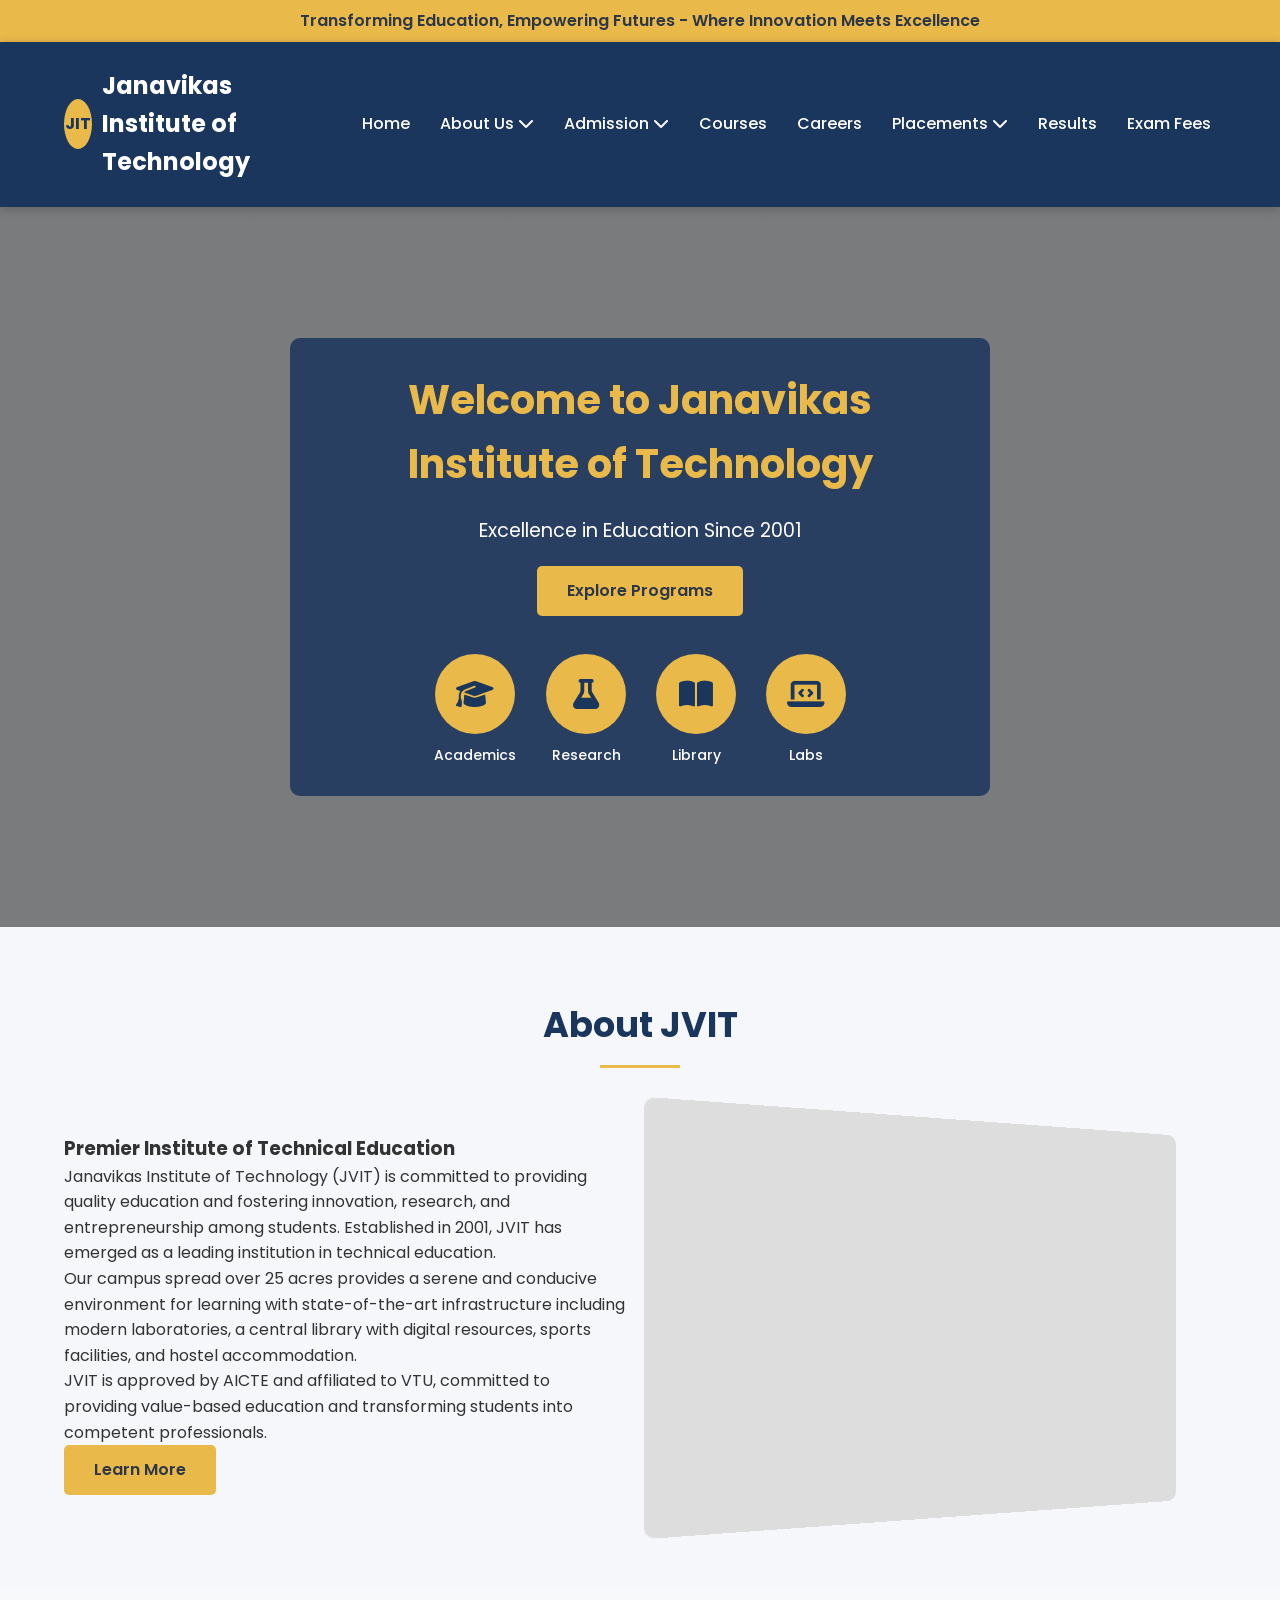
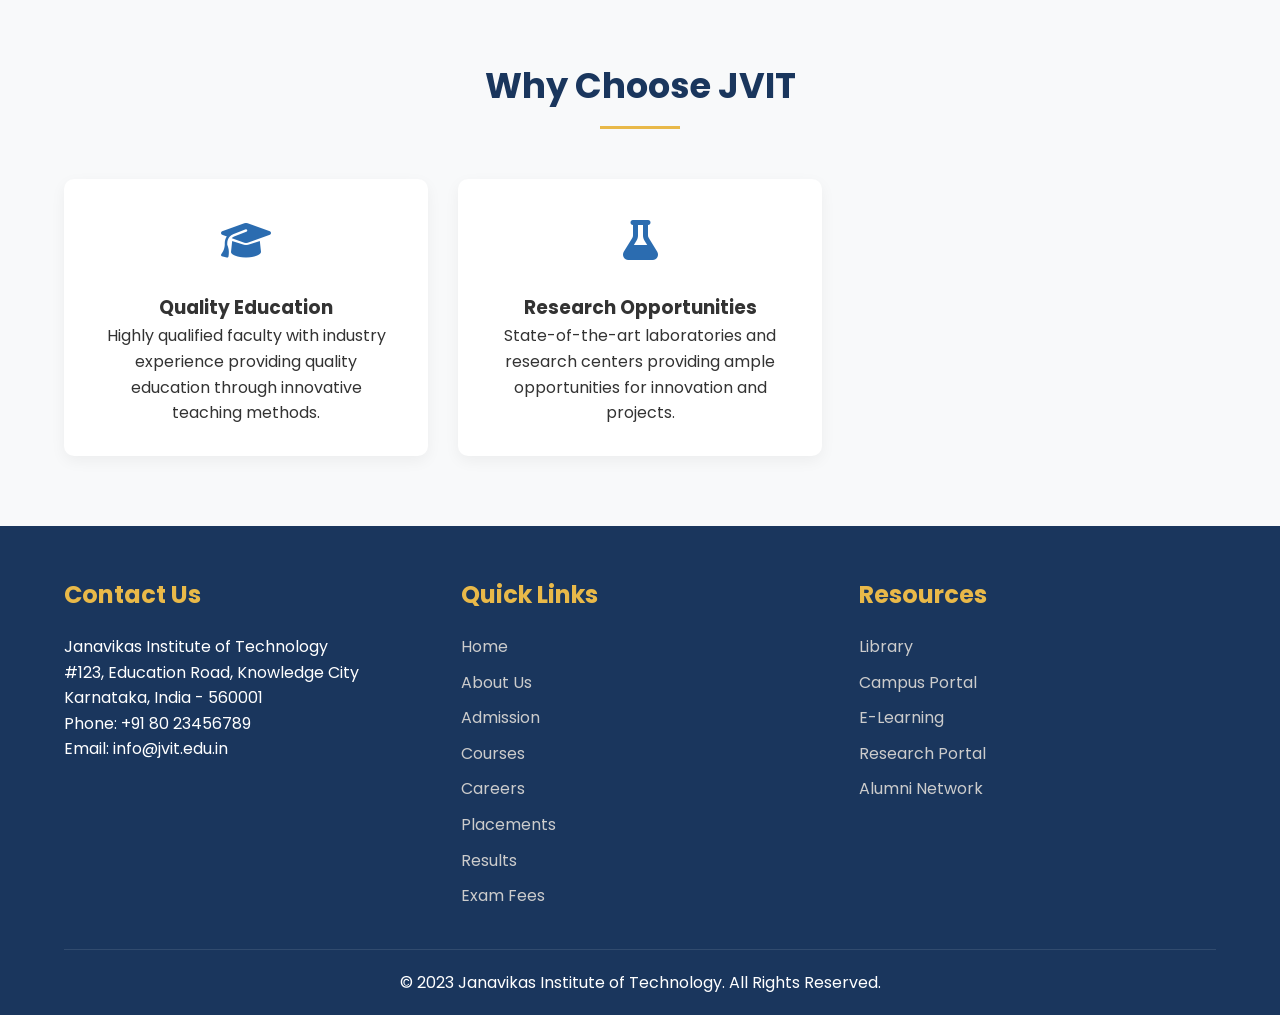
<file: index.html>
<!DOCTYPE html>
<html lang="en">
<head>
    <meta charset="UTF-8">
    <meta name="viewport" content="width=device-width, initial-scale=1.0">
    <title>Janavikas Institute of Technology</title>
    <link rel="stylesheet" href="https://cdnjs.cloudflare.com/ajax/libs/font-awesome/6.4.0/css/all.min.css">
    <link href="https://fonts.googleapis.com/css2?family=Poppins:wght@300;400;500;600;700&display=swap" rel="stylesheet">
    <style>
        /* Reset and Base Styles */
        * {
            margin: 0;
            padding: 0;
            box-sizing: border-box;
            font-family: 'Poppins', sans-serif;
        }
        
        :root {
            --primary: #1a365d;
            --secondary: #e9b949;
            --accent: #2b6cb0;
            --light: #f8f9fa;
            --dark: #2d3748;
        }
        
        body {
            line-height: 1.6;
            color: #333;
            background-color: #f5f7fa;
            overflow-x: hidden;
        }
        
        /* Header Styles */
        header {
            background-color: var(--primary);
            color: white;
            padding: 10px 0;
            position: sticky;
            top: 0;
            z-index: 1000;
            box-shadow: 0 2px 10px rgba(0, 0, 0, 0.2);
        }
        
        .motivation-message {
            text-align: center;
            padding: 8px;
            background-color: var(--secondary);
            color: var(--dark);
            font-weight: 600;
            font-size: 16px;
            animation: pulse 2s infinite;
        }
        
        @keyframes pulse {
            0% { background-color: var(--secondary); }
            50% { background-color: #f8d76c; }
            100% { background-color: var(--secondary); }
        }
        
        .container {
            width: 90%;
            max-width: 1200px;
            margin: 0 auto;
        }
        
        .nav-container {
            display: flex;
            justify-content: space-between;
            align-items: center;
            padding: 15px 0;
        }
        
        .logo {
            display: flex;
            align-items: center;
            cursor: pointer;
        }
        
        .logo h1 {
            font-size: 24px;
            margin-left: 10px;
        }
        
        .logo-img {
            width: 50px;
            height: 50px;
            background-color: var(--secondary);
            border-radius: 50%;
            display: flex;
            align-items: center;
            justify-content: center;
            font-weight: bold;
            color: var(--primary);
            transition: transform 0.3s;
        }
        
        .logo:hover .logo-img {
            transform: rotate(360deg);
        }
        
        /* Navigation - Fixed Alignment */
        nav {
            display: flex;
            align-items: center;
        }
        
        nav ul {
            display: flex;
            list-style: none;
            align-items: center;
        }
        
        nav ul li {
            position: relative;
            margin-left: 20px;
        }
        
        nav ul li a {
            color: white;
            text-decoration: none;
            font-weight: 500;
            padding: 10px 5px;
            display: block;
            transition: color 0.3s;
            position: relative;
            white-space: nowrap;
        }
        
        nav ul li a::after {
            content: '';
            position: absolute;
            bottom: 0;
            left: 0;
            width: 0;
            height: 2px;
            background-color: var(--secondary);
            transition: width 0.3s ease;
        }
        
        nav ul li a:hover::after {
            width: 100%;
        }
        
        nav ul li a:hover {
            color: var(--secondary);
        }
        
        .dropdown-content {
            display: block;
            opacity: 0;
            visibility: hidden;
            position: absolute;
            background-color: white;
            min-width: 220px;
            box-shadow: 0 8px 16px rgba(0, 0, 0, 0.1);
            z-index: 1;
            border-top: 3px solid var(--secondary);
            transform: translateY(10px);
            transition: all 0.3s ease;
        }
        
        .dropdown-content a {
            color: var(--dark);
            padding: 12px 16px;
            text-decoration: none;
            display: block;
            border-bottom: 1px solid #eee;
            transition: all 0.2s;
        }
        
        .dropdown-content a:hover {
            background-color: #f1f1f1;
            color: var(--primary);
            padding-left: 20px;
        }
        
        nav ul li:hover .dropdown-content {
            opacity: 1;
            visibility: visible;
            transform: translateY(0);
        }
        
        .mobile-menu-btn {
            display: none;
            font-size: 24px;
            background: none;
            border: none;
            color: white;
            cursor: pointer;
            transition: transform 0.3s;
        }
        
        .mobile-menu-btn:hover {
            transform: scale(1.1);
        }
        
        /* Hero Section */
        .hero {
            position: relative;
            height: 80vh;
            overflow: hidden;
        }
        
        .slide {
            position: absolute;
            top: 0;
            left: 0;
            width: 100%;
            height: 100%;
            opacity: 0;
            transition: opacity 1s ease;
            background-size: cover;
            background-position: center;
            display: flex;
            align-items: center;
            justify-content: center;
            animation: zoom 20s infinite;
        }
        
        @keyframes zoom {
            0% { transform: scale(1); }
            50% { transform: scale(1.1); }
            100% { transform: scale(1); }
        }
        
        .slide.active {
            opacity: 1;
        }
        
        .slide-content {
            text-align: center;
            color: white;
            background-color: rgba(26, 54, 93, 0.85);
            padding: 30px;
            border-radius: 10px;
            max-width: 700px;
            transform: translateY(50px);
            opacity: 0;
            transition: all 1s ease;
        }
        
        .slide.active .slide-content {
            transform: translateY(0);
            opacity: 1;
        }
        
        .slide-content h2 {
            font-size: 2.5rem;
            margin-bottom: 20px;
            color: var(--secondary);
        }
        
        .slide-content p {
            font-size: 1.2rem;
            margin-bottom: 20px;
        }
        
        .hero-icons {
            display: flex;
            justify-content: center;
            gap: 30px;
            margin-top: 30px;
        }
        
        .hero-icon {
            display: flex;
            flex-direction: column;
            align-items: center;
        }
        
        .icon-circle {
            width: 80px;
            height: 80px;
            background-color: var(--secondary);
            border-radius: 50%;
            display: flex;
            align-items: center;
            justify-content: center;
            margin-bottom: 10px;
            transition: all 0.3s;
        }
        
        .icon-circle i {
            font-size: 30px;
            color: var(--primary);
        }
        
        .icon-circle:hover {
            transform: scale(1.1);
            background-color: white;
        }
        
        .icon-text {
            color: white;
            font-weight: 500;
            font-size: 14px;
        }
        
        .btn {
            display: inline-block;
            background-color: var(--secondary);
            color: var(--dark);
            padding: 12px 30px;
            border-radius: 5px;
            text-decoration: none;
            font-weight: 600;
            transition: all 0.3s;
            position: relative;
            overflow: hidden;
        }
        
        .btn::before {
            content: '';
            position: absolute;
            top: 0;
            left: -100%;
            width: 100%;
            height: 100%;
            background: linear-gradient(90deg, transparent, rgba(255, 255, 255, 0.3), transparent);
            transition: all 0.5s;
        }
        
        .btn:hover::before {
            left: 100%;
        }
        
        .btn:hover {
            background-color: #d4a742;
            transform: translateY(-3px);
            box-shadow: 0 10px 20px rgba(0, 0, 0, 0.2);
        }
        
        /* Section Styles */
        section {
            padding: 70px 0;
            opacity: 0;
            transform: translateY(50px);
            transition: all 0.8s ease;
        }
        
        section.visible {
            opacity: 1;
            transform: translateY(0);
        }
        
        .section-title {
            text-align: center;
            margin-bottom: 50px;
        }
        
        .section-title h2 {
            font-size: 2.2rem;
            color: var(--primary);
            position: relative;
            display: inline-block;
            padding-bottom: 15px;
        }
        
        .section-title h2::after {
            content: '';
            position: absolute;
            bottom: 0;
            left: 50%;
            transform: translateX(-50%);
            width: 80px;
            height: 3px;
            background-color: var(--secondary);
        }
        
        /* About Section */
        .about-content {
            display: flex;
            flex-wrap: wrap;
            gap: 30px;
            align-items: center;
        }
        
        .about-text {
            flex: 1;
            min-width: 300px;
        }
        
        .about-image {
            flex: 1;
            min-width: 300px;
            height: 400px;
            background-color: #ddd;
            border-radius: 10px;
            overflow: hidden;
            transform: perspective(1000px) rotateY(20deg);
            transition: all 0.5s ease;
        }
        
        .about-image:hover {
            transform: perspective(1000px) rotateY(0);
        }
        
        /* Features Section */
        .features {
            background-color: var(--light);
        }
        
        .features-grid {
            display: grid;
            grid-template-columns: repeat(auto-fit, minmax(300px, 1fr));
            gap: 30px;
        }
        
        .feature-card {
            background-color: white;
            padding: 30px;
            border-radius: 10px;
            box-shadow: 0 5px 15px rgba(0, 0, 0, 0.05);
            transition: all 0.3s;
            text-align: center;
            transform: translateY(50px);
            opacity: 0;
        }
        
        .feature-card.visible {
            transform: translateY(0);
            opacity: 1;
        }
        
        .feature-card:hover {
            transform: translateY(-10px);
            box-shadow: 0 15px 30px rgba(0, 0, 0, 0.1);
        }
        
        .feature-icon {
            font-size: 40px;
            color: var(--accent);
            margin-bottom: 20px;
            transition: all 0.3s;
        }
        
        .feature-card:hover .feature-icon {
            transform: scale(1.2) rotate(10deg);
            color: var(--secondary);
        }
        
        /* Footer */
        footer {
            background-color: var(--primary);
            color: white;
            padding: 50px 0 20px;
        }
        
        .footer-content {
            display: flex;
            flex-wrap: wrap;
            gap: 40px;
            margin-bottom: 30px;
        }
        
        .footer-column {
            flex: 1;
            min-width: 250px;
        }
        
        .footer-column h3 {
            font-size: 1.5rem;
            margin-bottom: 20px;
            color: var(--secondary);
        }
        
        .footer-column ul {
            list-style: none;
        }
        
        .footer-column ul li {
            margin-bottom: 10px;
            transition: transform 0.3s;
        }
        
        .footer-column ul li:hover {
            transform: translateX(5px);
        }
        
        .footer-column ul li a {
            color: #ccc;
            text-decoration: none;
            transition: color 0.3s;
        }
        
        .footer-column ul li a:hover {
            color: var(--secondary);
        }
        
        .copyright {
            text-align: center;
            padding-top: 20px;
            border-top: 1px solid rgba(255, 255, 255, 0.1);
        }
        
        /* Back to Top Button */
        .back-to-top {
            position: fixed;
            bottom: 30px;
            right: 30px;
            width: 50px;
            height: 50px;
            background-color: var(--secondary);
            color: var(--dark);
            border-radius: 50%;
            display: flex;
            align-items: center;
            justify-content: center;
            text-decoration: none;
            font-size: 20px;
            box-shadow: 0 4px 10px rgba(0, 0, 0, 0.2);
            opacity: 0;
            visibility: hidden;
            transition: all 0.3s;
            z-index: 999;
        }
        
        .back-to-top.visible {
            opacity: 1;
            visibility: visible;
        }
        
        .back-to-top:hover {
            background-color: #d4a742;
            transform: translateY(-5px);
        }
        
        /* Responsive Styles */
        @media (max-width: 1200px) {
            nav ul li {
                margin-left: 15px;
            }
            
            nav ul li a {
                font-size: 14px;
            }
            
            .logo h1 {
                font-size: 22px;
            }
        }
        
        @media (max-width: 992px) {
            nav ul {
                display: none;
                position: absolute;
                top: 100%;
                left: 0;
                width: 100%;
                background-color: var(--primary);
                flex-direction: column;
                padding: 20px;
                box-shadow: 0 5px 10px rgba(0, 0, 0, 0.2);
                transform: translateY(-10px);
                opacity: 0;
                visibility: hidden;
                transition: all 0.3s ease;
            }
            
            nav ul.show {
                display: flex;
                transform: translateY(0);
                opacity: 1;
                visibility: visible;
            }
            
            nav ul li {
                margin: 10px 0;
                width: 100%;
            }
            
            nav ul li a {
                font-size: 16px;
                padding: 12px 0;
            }
            
            .dropdown-content {
                position: static;
                display: none;
                margin-left: 20px;
                opacity: 1;
                visibility: visible;
                transform: none;
                box-shadow: none;
                width: calc(100% - 20px);
            }
            
            nav ul li.active .dropdown-content {
                display: block;
            }
            
            .mobile-menu-btn {
                display: block;
            }
            
            .slide-content h2 {
                font-size: 2rem;
            }
            
            .slide-content p {
                font-size: 1rem;
            }
            
            .hero-icons {
                flex-wrap: wrap;
                gap: 15px;
            }
            
            .icon-circle {
                width: 60px;
                height: 60px;
            }
            
            .icon-circle i {
                font-size: 24px;
            }
            
            .dropdown-content a:hover {
                padding-left: 30px;
            }
        }
        
        @media (max-width: 768px) {
            .hero {
                height: 60vh;
            }
            
            .slide-content {
                padding: 20px;
                margin: 0 15px;
            }
            
            .section-title h2 {
                font-size: 1.8rem;
            }
            
            .about-content {
                flex-direction: column;
            }
            
            .about-image {
                order: -1;
            }
            
            .logo h1 {
                font-size: 18px;
            }
        }
        
        @media (max-width: 576px) {
            .logo h1 {
                font-size: 16px;
            }
            
            .motivation-message {
                font-size: 14px;
                padding: 6px;
            }
            
            .hero {
                height: 70vh;
            }
            
            .slide-content h2 {
                font-size: 1.5rem;
            }
            
            .footer-content {
                flex-direction: column;
                gap: 30px;
            }
            
            .hero-icons {
                display: none;
            }
            
            .nav-container {
                padding: 10px 0;
            }
        }
    </style>
</head>
<body>
    <!-- Motivation Message -->
    <div class="motivation-message">
        Transforming Education, Empowering Futures - Where Innovation Meets Excellence
    </div>

    <!-- Header -->
    <header>
        <div class="container nav-container">
            <div class="logo">
                <div class="logo-img">JIT</div>
                <h1>Janavikas Institute of Technology</h1>
            </div>
            
            <button class="mobile-menu-btn">
                <i class="fas fa-bars"></i>
            </button>
            
            <nav>
                <ul id="menu">
                    <li><a href="#">Home</a></li>
                    <li class="dropdown-toggle">
                        <a href="#">About Us <i class="fas fa-chevron-down"></i></a>
                        <div class="dropdown-content">
                            <a href="#">Why Should You Join JVIT</a>
                            <a href="#">Core Messages</a>
                            <a href="#">Key Executive List</a>
                            <a href="#">Academics</a>
                            <a href="#">Facilities</a>
                            <a href="#">Statutory Committees</a>
                            <a href="#">Approvals & Recognition</a>
                            <a href="#">IQAC</a>
                        </div>
                    </li>
                    <li class="dropdown-toggle">
                        <a href="#">Admission <i class="fas fa-chevron-down"></i></a>
                        <div class="dropdown-content">
                            <a href="#">Admission Details</a>
                            <a href="#">Admission Notification</a>
                            <a href="#">Fee Notification</a>
                            <a href="#">Entrance Examination</a>
                        </div>
                    </li>
                        <li><a href="course.html">Courses</a></li>
                    <li><a href="#">Careers</a></li>
                    <li class="dropdown-toggle">
                        <a href="#">Placements <i class="fas fa-chevron-down"></i></a>
                        <div class="dropdown-content">
                            <a href="#">Overview</a>
                            <a href="#">TPO Message</a>
                            <a href="#">Placement Faculties</a>
                            <a href="#">Achievements</a>
                            <a href="#">Pre-Placement Training</a>
                        </div>
                    </li>
                    <!-- New menu items -->
                    <li><a href="result.html">Results</a></li>
                    <li><a href="#">Exam Fees</a></li>
                </ul>
            </nav>
        </div>
    </header>

    <!-- Hero Section -->
    <section class="hero">
        <div class="slide active" style="background-image: linear-gradient(rgba(0,0,0,0.5), rgba(0,0,0,0.5)), url('https://images.unsplash.com/photo-1523050854058-8df90110c9f1?ixlib=rb-4.0.3&ixid=M3wxMjA3fDB8MHxwaG90by1wYWdlfHx8fGVufDB8fHx8fA%3D%3D&auto=format&fit=crop&w=1600&q=80');">
            <div class="slide-content">
                <h2>Welcome to Janavikas Institute of Technology</h2>
                <p>Excellence in Education Since 2001</p>
                <a href="#" class="btn">Explore Programs</a>
                
                <div class="hero-icons">
                    <div class="hero-icon">
                        <div class="icon-circle">
                            <i class="fas fa-graduation-cap"></i>
                        </div>
                        <span class="icon-text">Academics</span>
                    </div>
                    <div class="hero-icon">
                        <div class="icon-circle">
                            <i class="fas fa-flask"></i>
                        </div>
                        <span class="icon-text">Research</span>
                    </div>
                    <div class="hero-icon">
                        <div class="icon-circle">
                            <i class="fas fa-book-open"></i>
                        </div>
                        <span class="icon-text">Library</span>
                    </div>
                    <div class="hero-icon">
                        <div class="icon-circle">
                            <i class="fas fa-laptop-code"></i>
                        </div>
                        <span class="icon-text">Labs</span>
                    </div>
                </div>
            </div>
        </div>
        <div class="slide" style="background-image: linear-gradient(rgba(0,0,0,0.5), rgba(0,0,0,0.5)), url('https://images.unsplash.com/photo-1498243691581-b145c3f54a5a?ixlib=rb-4.0.3&ixid=M3wxMjA3fDB8MHxwaG90by1wYWdlfHx8fGVufDB8fHx8fA%3D%3D&auto=format&fit=crop&w=1600&q=80');">
            <div class="slide-content">
                <h2>State-of-the-Art Infrastructure</h2>
                <p>Modern facilities for innovative learning</p>
                <a href="#" class="btn">View Campus</a>
                
                <div class="hero-icons">
                    <div class="hero-icon">
                        <div class="icon-circle">
                            <i class="fas fa-wifi"></i>
                        </div>
                        <span class="icon-text">Wi-Fi Campus</span>
                    </div>
                    <div class="hero-icon">
                        <div class="icon-circle">
                            <i class="fas fa-microscope"></i>
                        </div>
                        <span class="icon-text">Advanced Labs</span>
                    </div>
                    <div class="hero-icon">
                        <div class="icon-circle">
                            <i class="fas fa-book"></i>
                        </div>
                        <span class="icon-text">Digital Library</span>
                    </div>
                    <div class="hero-icon">
                        <div class="icon-circle">
                            <i class="fas fa-dumbbell"></i>
                        </div>
                        <span class="icon-text">Sports</span>
                    </div>
                </div>
            </div>
        </div>
        <div class="slide" style="background-image: linear-gradient(rgba(0,0,0,0.5), rgba(0,0,0,0.5)), url('https://images.unsplash.com/photo-1523580494863-6f3031224c94?ixlib=rb-4.0.3&ixid=M3wxMjA3fDB8MHxwaG90by1wYWdlfHx8fGVufDB8fHx8fA%3D%3D&auto=format&fit=crop&w=1600&q=80');">
            <div class="slide-content">
                <h2>Shape Your Future With Us</h2>
                <p>90% Placement Rate in 2023</p>
                <a href="#" class="btn">Placement Details</a>
                
                <div class="hero-icons">
                    <div class="hero-icon">
                        <div class="icon-circle">
                            <i class="fas fa-briefcase"></i>
                        </div>
                        <span class="icon-text">Placements</span>
                    </div>
                    <div class="hero-icon">
                        <div class="icon-circle">
                            <i class="fas fa-handshake"></i>
                        </div>
                        <span class="icon-text">Industry Connect</span>
                    </div>
                    <div class="hero-icon">
                        <div class="icon-circle">
                            <i class="fas fa-chart-line"></i>
                        </div>
                        <span class="icon-text">Career Growth</span>
                    </div>
                    <div class="hero-icon">
                        <div class="icon-circle">
                            <i class="fas fa-user-tie"></i>
                        </div>
                        <span class="icon-text">Alumni Network</span>
                    </div>
                </div>
            </div>
        </div>
    </section>

    <!-- About Section -->
    <section id="about">
        <div class="container">
            <div class="section-title">
                <h2>About JVIT</h2>
            </div>
            <div class="about-content">
                <div class="about-text">
                    <h3>Premier Institute of Technical Education</h3>
                    <p>Janavikas Institute of Technology (JVIT) is committed to providing quality education and fostering innovation, research, and entrepreneurship among students. Established in 2001, JVIT has emerged as a leading institution in technical education.</p>
                    <p>Our campus spread over 25 acres provides a serene and conducive environment for learning with state-of-the-art infrastructure including modern laboratories, a central library with digital resources, sports facilities, and hostel accommodation.</p>
                    <p>JVIT is approved by AICTE and affiliated to VTU, committed to providing value-based education and transforming students into competent professionals.</p>
                    <a href="#" class="btn">Learn More</a>
                </div>
                <div class="about-image" style="background-image: url('https://images.unsplash.com/photo-1591123120675-6f7f1aae0e5b?ixlib=rb-4.0.3&ixid=M3wxMjA3fDB8MHxwaG90by1wYWdlfHx8fGVufDB8fHx8fA%3D%3D&auto=format&fit=crop&w=1600&q=80'); background-size: cover; background-position: center;"></div>
            </div>
        </div>
    </section>

    <!-- Features Section -->
    <section class="features">
        <div class="container">
            <div class="section-title">
                <h2>Why Choose JVIT</h2>
            </div>
            <div class="features-grid">
                <div class="feature-card">
                    <div class="feature-icon">
                        <i class="fas fa-graduation-cap"></i>
                    </div>
                    <h3>Quality Education</h3>
                    <p>Highly qualified faculty with industry experience providing quality education through innovative teaching methods.</p>
                </div>
                <div class="feature-card">
                    <div class="feature-icon">
                        <i class="fas fa-flask"></i>
                    </div>
                    <h3>Research Opportunities</h3>
                    <p>State-of-the-art laboratories and research centers providing ample opportunities for innovation and projects.</p>
                </div>
                <div class="feature-card">
                    <div class="feature-icon">
                        <i class="fas fa-briefcase"></i>
                    </div>
                    <h3>Excellent Placements</h3>
                    <p>Dedicated placement cell with strong industry connections ensuring high placement rates for our students.</p>
                </div>
            </div>
        </div>
    </section>

    <!-- Footer -->
    <footer>
        <div class="container">
            <div class="footer-content">
                <div class="footer-column">
                    <h3>Contact Us</h3>
                    <p>Janavikas Institute of Technology</p>
                    <p>#123, Education Road, Knowledge City</p>
                    <p>Karnataka, India - 560001</p>
                    <p>Phone: +91 80 23456789</p>
                    <p>Email: info@jvit.edu.in</p>
                </div>
                <div class="footer-column">
                    <h3>Quick Links</h3>
                    <ul>
                        <li><a href="#">Home</a></li>
                        <li><a href="#">About Us</a></li>
                        <li><a href="#">Admission</a></li>
                        <li><a href="#">Courses</a></li>
                        <li><a href="#">Careers</a></li>
                        <li><a href="#">Placements</a></li>
                        <li><a href="#">Results</a></li>
                        <li><a href="#">Exam Fees</a></li>
                    </ul>
                </div>
                <div class="footer-column">
                    <h3>Resources</h3>
                    <ul>
                        <li><a href="#">Library</a></li>
                        <li><a href="#">Campus Portal</a></li>
                        <li><a href="#">E-Learning</a></li>
                        <li><a href="#">Research Portal</a></li>
                        <li><a href="#">Alumni Network</a></li>
                    </ul>
                </div>
            </div>
            <div class="copyright">
                <p>&copy; 2023 Janavikas Institute of Technology. All Rights Reserved.</p>
            </div>
        </div>
    </footer>

    <!-- Back to Top Button -->
    <a href="#" class="back-to-top">
        <i class="fas fa-arrow-up"></i>
    </a>

    <script>
        // Mobile Menu Toggle
        document.querySelector('.mobile-menu-btn').addEventListener('click', function() {
            document.getElementById('menu').classList.toggle('show');
        });

        // Dropdown toggle for mobile
        if (window.innerWidth <= 992) {
            const dropdownToggles = document.querySelectorAll('.dropdown-toggle');
            dropdownToggles.forEach(item => {
                item.addEventListener('click', function(e) {
                    if (e.target.tagName === 'A') {
                        e.preventDefault();
                    }
                    this.classList.toggle('active');
                });
            });
        }

        // Image Slider Functionality
        let currentSlide = 0;
        const slides = document.querySelectorAll('.slide');
        
        function showSlide(n) {
            slides.forEach(slide => slide.classList.remove('active'));
            currentSlide = (n + slides.length) % slides.length;
            slides[currentSlide].classList.add('active');
        }
        
        // Auto slide change every 5 seconds
        setInterval(() => {
            showSlide(currentSlide + 1);
        }, 5000);

        // Scroll animations
        function checkScroll() {
            const sections = document.querySelectorAll('section');
            const featureCards = document.querySelectorAll('.feature-card');
            const backToTop = document.querySelector('.back-to-top');
            
            sections.forEach(section => {
                const sectionTop = section.getBoundingClientRect().top;
                if (sectionTop < window.innerHeight - 100) {
                    section.classList.add('visible');
                }
            });
            
            featureCards.forEach((card, index) => {
                const cardTop = card.getBoundingClientRect().top;
                if (cardTop < window.innerHeight - 100) {
                    setTimeout(() => {
                        card.classList.add('visible');
                    }, index * 200);
                }
            });
            
            // Back to top button
            if (window.pageYOffset > 300) {
                backToTop.classList.add('visible');
            } else {
                backToTop.classList.remove('visible');
            }
        }
        
        window.addEventListener('scroll', checkScroll);
        window.addEventListener('load', checkScroll);

        // Smooth scrolling for anchor links
        document.querySelectorAll('a[href^="#"]').forEach(anchor => {
            anchor.addEventListener('click', function(e) {
                e.preventDefault();
                
                const targetId = this.getAttribute('href');
                if (targetId === '#') return;
                
                const targetElement = document.querySelector(targetId);
                if (targetElement) {
                    window.scrollTo({
                        top: targetElement.offsetTop - 100,
                        behavior: 'smooth'
                    });
                }
            });
        });
    </script>
</body>
</html>
</file>
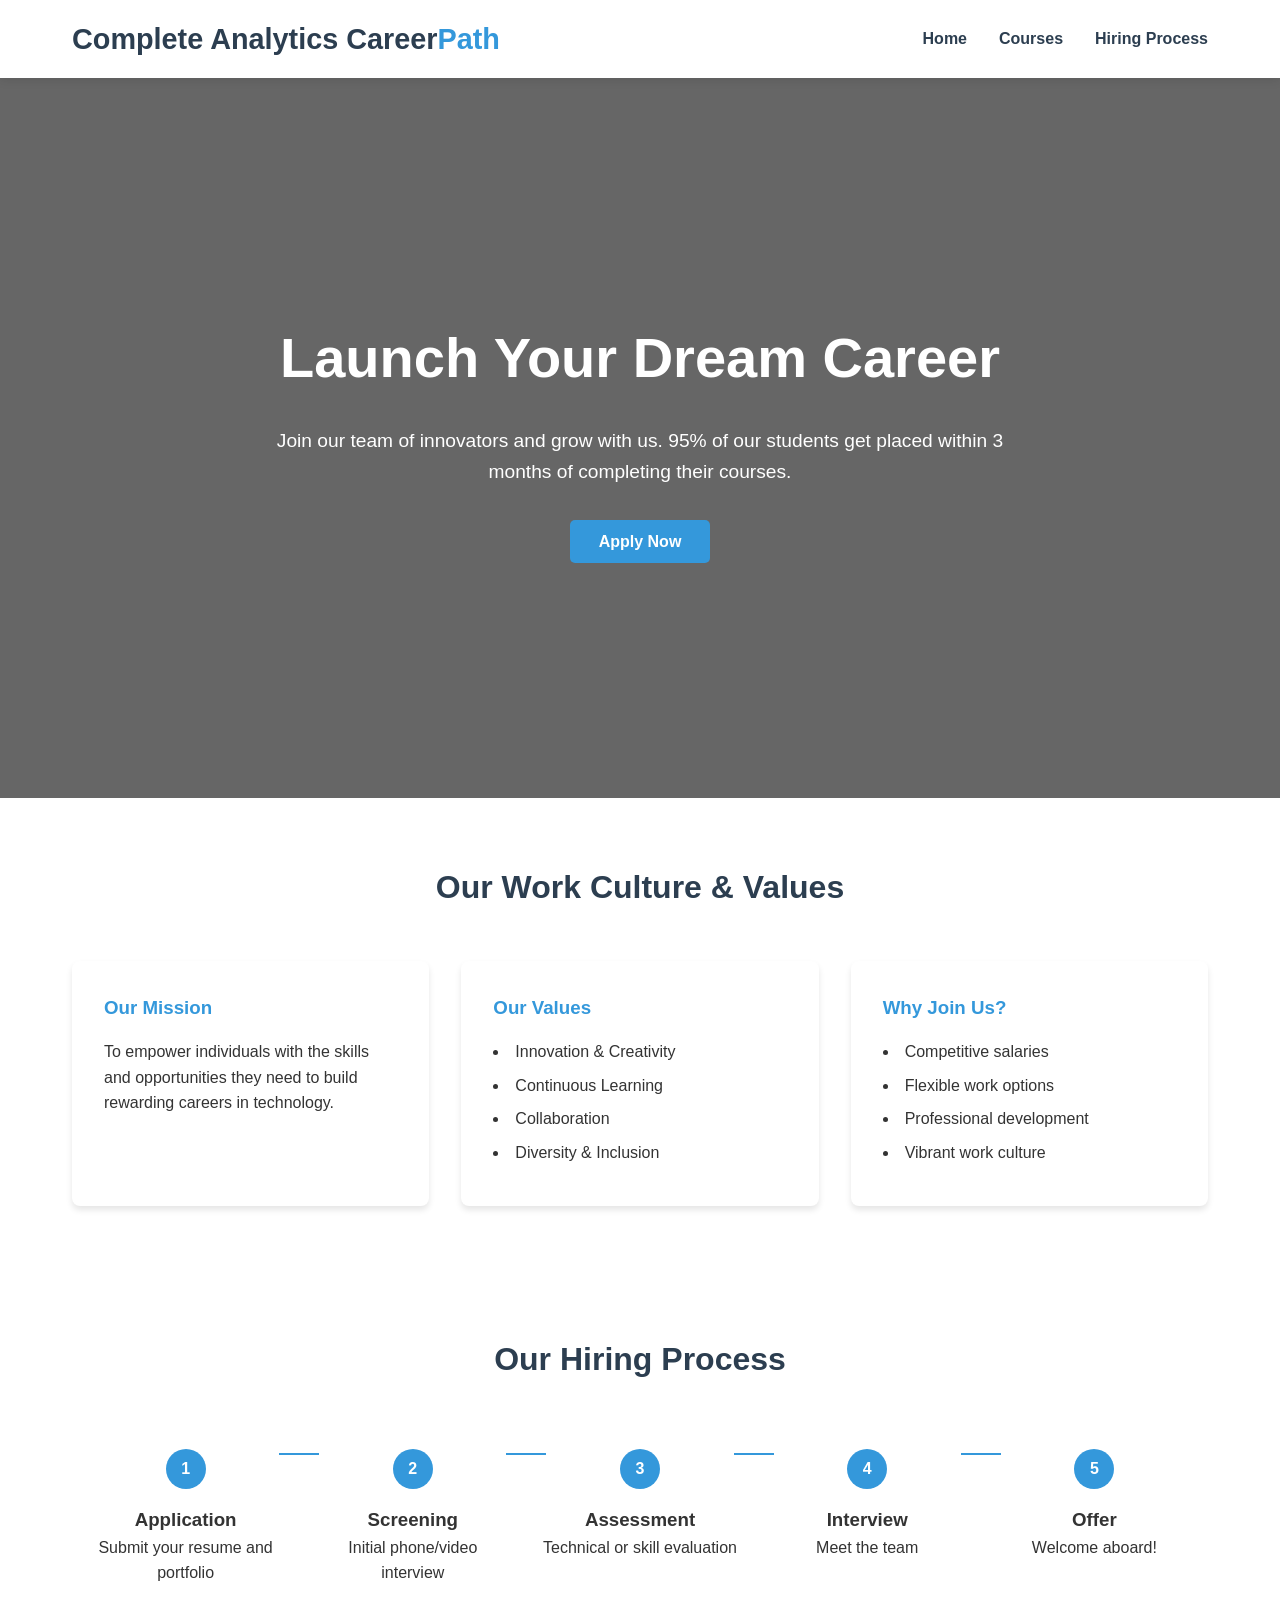
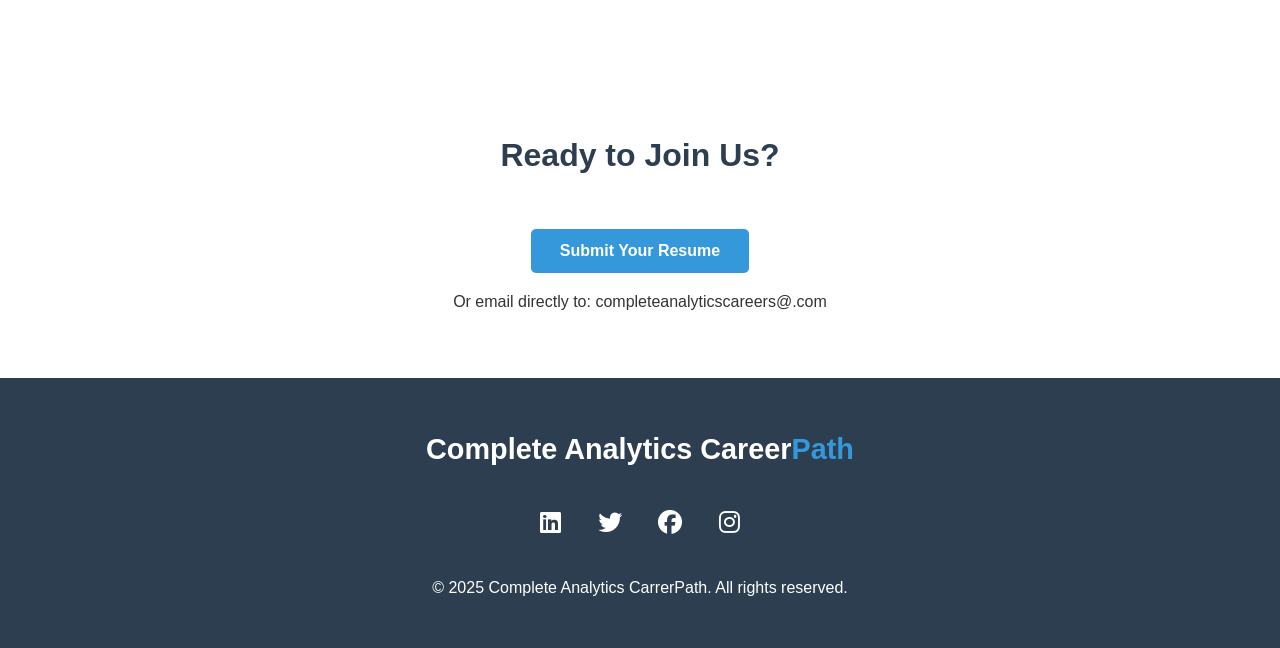
<file: carrers.html>
<!DOCTYPE html>
<html lang="en">
<head>
    <meta charset="UTF-8">
    <meta name="viewport" content="width=device-width, initial-scale=1.0">
    <title>Complete Analytics Career Opportunities</title>
    <link rel="stylesheet" href="https://cdnjs.cloudflare.com/ajax/libs/font-awesome/6.4.0/css/all.min.css">
    <style>
        /* Reset & Base Styles */
        * {
            margin: 0;
            padding: 0;
            box-sizing: border-box;
            font-family: 'Segoe UI', Tahoma, Geneva, Verdana, sans-serif;
        }

        body {
            line-height: 1.6;
            color: #333;
        }

        /* Header Styles */
        header {
            background-color: #fff;
            box-shadow: 0 2px 10px rgba(0, 0, 0, 0.1);
            position: sticky;
            top: 0;
            z-index: 100;
        }

        .header-container {
            display: flex;
            justify-content: space-between;
            align-items: center;
            padding: 1rem 2rem;
            max-width: 1200px;
            margin: 0 auto;
        }

        .logo {
            font-size: 1.8rem;
            font-weight: 700;
            color: #2c3e50;
            margin-right: auto; /* Pushes nav to the right */
        }

        .logo span {
            color: #3498db;
        }

        nav {
            margin-left: auto; /* Ensures nav stays on the right */
        }

        nav ul {
            display: flex;
            list-style: none;
        }

        nav ul li {
            margin-left: 2rem;
        }

        nav ul li a {
            text-decoration: none;
            color: #2c3e50;
            font-weight: 600;
            transition: color 0.3s;
        }

        nav ul li a:hover {
            color: #3498db;
        }

        .menu-toggle {
            display: none;
            background: none;
            border: none;
            font-size: 1.5rem;
            cursor: pointer;
            margin-left: auto; /* Ensures toggle stays on the right */
        }

        /* Hero Section */
        .hero {
            position: relative;
            height: 80vh;
            background: linear-gradient(rgba(0, 0, 0, 0.6), rgba(0, 0, 0, 0.6)), 
                        url('https://images.unsplash.com/photo-1521791136064-7986c2920216?ixlib=rb-4.0.3&ixid=M3wxMjA3fDB8MHxwaG90by1wYWdlfHx8fGVufDB8fHx8fA%3D%3D&auto=format&fit=crop&w=2069&q=80') center/cover no-repeat;
            display: flex;
            align-items: center;
            justify-content: center;
            text-align: center;
            color: white;
        }

        .hero-content {
            max-width: 800px;
            padding: 0 2rem;
        }

        .hero h1 {
            font-size: clamp(2rem, 5vw, 3.5rem);
            margin-bottom: 1.5rem;
        }

        .hero p {
            font-size: clamp(1rem, 2vw, 1.2rem);
            margin-bottom: 2rem;
        }

        .btn {
            display: inline-block;
            background-color: #3498db;
            color: white;
            padding: 0.8rem 1.8rem;
            border-radius: 5px;
            text-decoration: none;
            font-weight: 600;
            transition: background-color 0.3s;
        }

        .btn:hover {
            background-color: #2980b9;
        }

        /* Email Button Styles */
        .email-btn {
            background-color: #3498db;
            color: white;
            padding: 0.8rem 1.8rem;
            border-radius: 5px;
            text-decoration: none;
            font-weight: 600;
            border: none;
            cursor: pointer;
            font-size: 1rem;
            transition: background-color 0.3s;
        }

        .email-btn:hover {
            background-color: #2980b9;
        }

        /* Sections */
        .section {
            padding: 4rem 2rem;
            max-width: 1200px;
            margin: 0 auto;
        }

        .section-title {
            text-align: center;
            margin-bottom: 3rem;
            font-size: 2rem;
            color: #2c3e50;
        }

        .grid-container {
            display: grid;
            grid-template-columns: repeat(auto-fit, minmax(300px, 1fr));
            gap: 2rem;
        }

        .card {
            background-color: white;
            border-radius: 8px;
            box-shadow: 0 4px 6px rgba(0, 0, 0, 0.1);
            padding: 2rem;
            transition: transform 0.3s;
        }

        .card:hover {
            transform: translateY(-5px);
        }

        .card h3 {
            color: #3498db;
            margin-bottom: 1rem;
        }

        .card ul {
            list-style-position: inside;
            margin-top: 1rem;
        }

        .card ul li {
            margin-bottom: 0.5rem;
        }

        /* Hiring Process */
        .process-steps {
            display: flex;
            justify-content: space-between;
            flex-wrap: wrap;
            margin-top: 2rem;
        }

        .step {
            flex: 1;
            min-width: 150px;
            text-align: center;
            padding: 1rem;
            position: relative;
        }

        .step-number {
            background-color: #3498db;
            color: white;
            width: 40px;
            height: 40px;
            border-radius: 50%;
            display: flex;
            align-items: center;
            justify-content: center;
            margin: 0 auto 1rem;
            font-weight: bold;
        }

        .step:not(:last-child)::after {
            content: '';
            position: absolute;
            top: 20px;
            right: -20px;
            width: 40px;
            height: 2px;
            background-color: #3498db;
        }

        /* Footer */
        footer {
            background-color: #2c3e50;
            color: white;
            padding: 3rem 2rem;
            text-align: center;
        }

        .social-links {
            margin: 2rem 0;
        }

        .social-links a {
            color: white;
            font-size: 1.5rem;
            margin: 0 1rem;
            transition: color 0.3s;
        }

        .social-links a:hover {
            color: #3498db;
        }

        /* Responsive Styles */
        @media (max-width: 768px) {
            .header-container {
                padding: 1rem;
            }

            nav ul {
                display: none;
                position: absolute;
                top: 70px;
                left: 0;
                width: 100%;
                background-color: white;
                flex-direction: column;
                box-shadow: 0 2px 5px rgba(0, 0, 0, 0.1);
            }

            nav ul.active {
                display: flex;
            }

            nav ul li {
                margin: 0;
                padding: 1rem;
                border-bottom: 1px solid #eee;
            }

            .menu-toggle {
                display: block;
            }

            .hero {
                height: 70vh;
            }

            .process-steps {
                flex-direction: column;
            }

            .step {
                margin-bottom: 2rem;
            }

            .step:not(:last-child)::after {
                display: none;
            }
        }
    </style>
</head>
<body>
    <!-- Header -->
    <header>
        <div class="header-container">
            <div class="logo">Complete Analytics Career<span>Path</span></div>
            <button class="menu-toggle" id="menuToggle">
                <i class="fas fa-bars"></i>
            </button>
            <nav>
                <ul id="navMenu">
                    <li><a href="#home">Home</a></li>
                    <li><a href="#courses">Courses</a></li>
                    <li><a href="#process">Hiring Process</a></li>
                </ul>
            </nav>
        </div>
    </header>

    <!-- Hero Section -->
    <section class="hero" id="home">
        <div class="hero-content">
            <h1>Launch Your Dream Career</h1>
            <p>Join our team of innovators and grow with us. 95% of our students get placed within 3 months of completing their courses.</p>
            <button class="email-btn" onclick="window.location.href='mailto:careers@example.com?subject=Job Application&body=Please find my resume attached.';">Apply Now</button>
        </div>
    </section>

    <!-- Company Culture Section -->
    <section class="section" id="culture">
        <h2 class="section-title">Our Work Culture & Values</h2>
        <div class="grid-container">
            <div class="card">
                <h3>Our Mission</h3>
                <p>To empower individuals with the skills and opportunities they need to build rewarding careers in technology.</p>
            </div>
            <div class="card">
                <h3>Our Values</h3>
                <ul>
                    <li>Innovation & Creativity</li>
                    <li>Continuous Learning</li>
                    <li>Collaboration</li>
                    <li>Diversity & Inclusion</li>
                </ul>
            </div>
            <div class="card">
                <h3>Why Join Us?</h3>
                <ul>
                    <li>Competitive salaries</li>
                    <li>Flexible work options</li>
                    <li>Professional development</li>
                    <li>Vibrant work culture</li>
                </ul>
            </div>
        </div>
    </section>

    <!-- Hiring Process Section -->
    <section class="section" id="process">
        <h2 class="section-title">Our Hiring Process</h2>
        <div class="process-steps">
            <div class="step">
                <div class="step-number">1</div>
                <h3>Application</h3>
                <p>Submit your resume and portfolio</p>
            </div>
            <div class="step">
                <div class="step-number">2</div>
                <h3>Screening</h3>
                <p>Initial phone/video interview</p>
            </div>
            <div class="step">
                <div class="step-number">3</div>
                <h3>Assessment</h3>
                <p>Technical or skill evaluation</p>
            </div>
            <div class="step">
                <div class="step-number">4</div>
                <h3>Interview</h3>
                <p>Meet the team</p>
            </div>
            <div class="step">
                <div class="step-number">5</div>
                <h3>Offer</h3>
                <p>Welcome aboard!</p>
            </div>
        </div>
    </section>

    <!-- Submit Resume Section -->
    <section class="section" id="submit-resume">
        <h2 class="section-title">Ready to Join Us?</h2>
        <div style="text-align: center;">
            <button class="email-btn" onclick="window.location.href='mailto:careers@example.com?subject=Job Application&body=Please find my resume attached.';">Submit Your Resume</button>
            <p style="margin-top: 1rem;">Or email directly to: completeanalyticscareers@.com</p>
        </div>
    </section>

    <!-- Footer -->
    <footer>
        <div class="logo" style="color: white;">Complete Analytics Career<span style="color: #3498db;">Path</span></div>
        <div class="social-links">
            <a href="https://linkedin.com" target="_blank"><i class="fab fa-linkedin"></i></a>
            <a href="https://twitter.com" target="_blank"><i class="fab fa-twitter"></i></a>
            <a href="https://facebook.com" target="_blank"><i class="fab fa-facebook"></i></a>
            <a href="https://instagram.com" target="_blank"><i class="fab fa-instagram"></i></a>
        </div>
        <p>&copy; 2025 Complete Analytics CarrerPath. All rights reserved.</p>
    </footer>

    <script>
        // Mobile Menu Toggle
        const menuToggle = document.getElementById('menuToggle');
        const navMenu = document.getElementById('navMenu');

        menuToggle.addEventListener('click', () => {
            navMenu.classList.toggle('active');
        });

        // Smooth scrolling for anchor links
        document.querySelectorAll('a[href^="#"]').forEach(anchor => {
            anchor.addEventListener('click', function(e) {
                e.preventDefault();
                document.querySelector(this.getAttribute('href')).scrollIntoView({
                    behavior: 'smooth'
                });
                
                // Close mobile menu if open
                if (navMenu.classList.contains('active')) {
                    navMenu.classList.remove('active');
                }
            });
        });

        // Change header style on scroll
        window.addEventListener('scroll', () => {
            const header = document.querySelector('header');
            if (window.scrollY > 50) {
                header.style.boxShadow = '0 2px 10px rgba(0, 0, 0, 0.2)';
            } else {
                header.style.boxShadow = '0 2px 10px rgba(0, 0, 0, 0.1)';
            }
        });

        // Function to handle email button click
        function sendEmail() {
            const subject = "Job Application";
            const body = "Please find my resume attached.";
            window.location.href = `mailto:careers@example.com?subject=${encodeURIComponent(subject)}&body=${encodeURIComponent(body)}`;
        }
    </script>
</body>
</html>
</file>
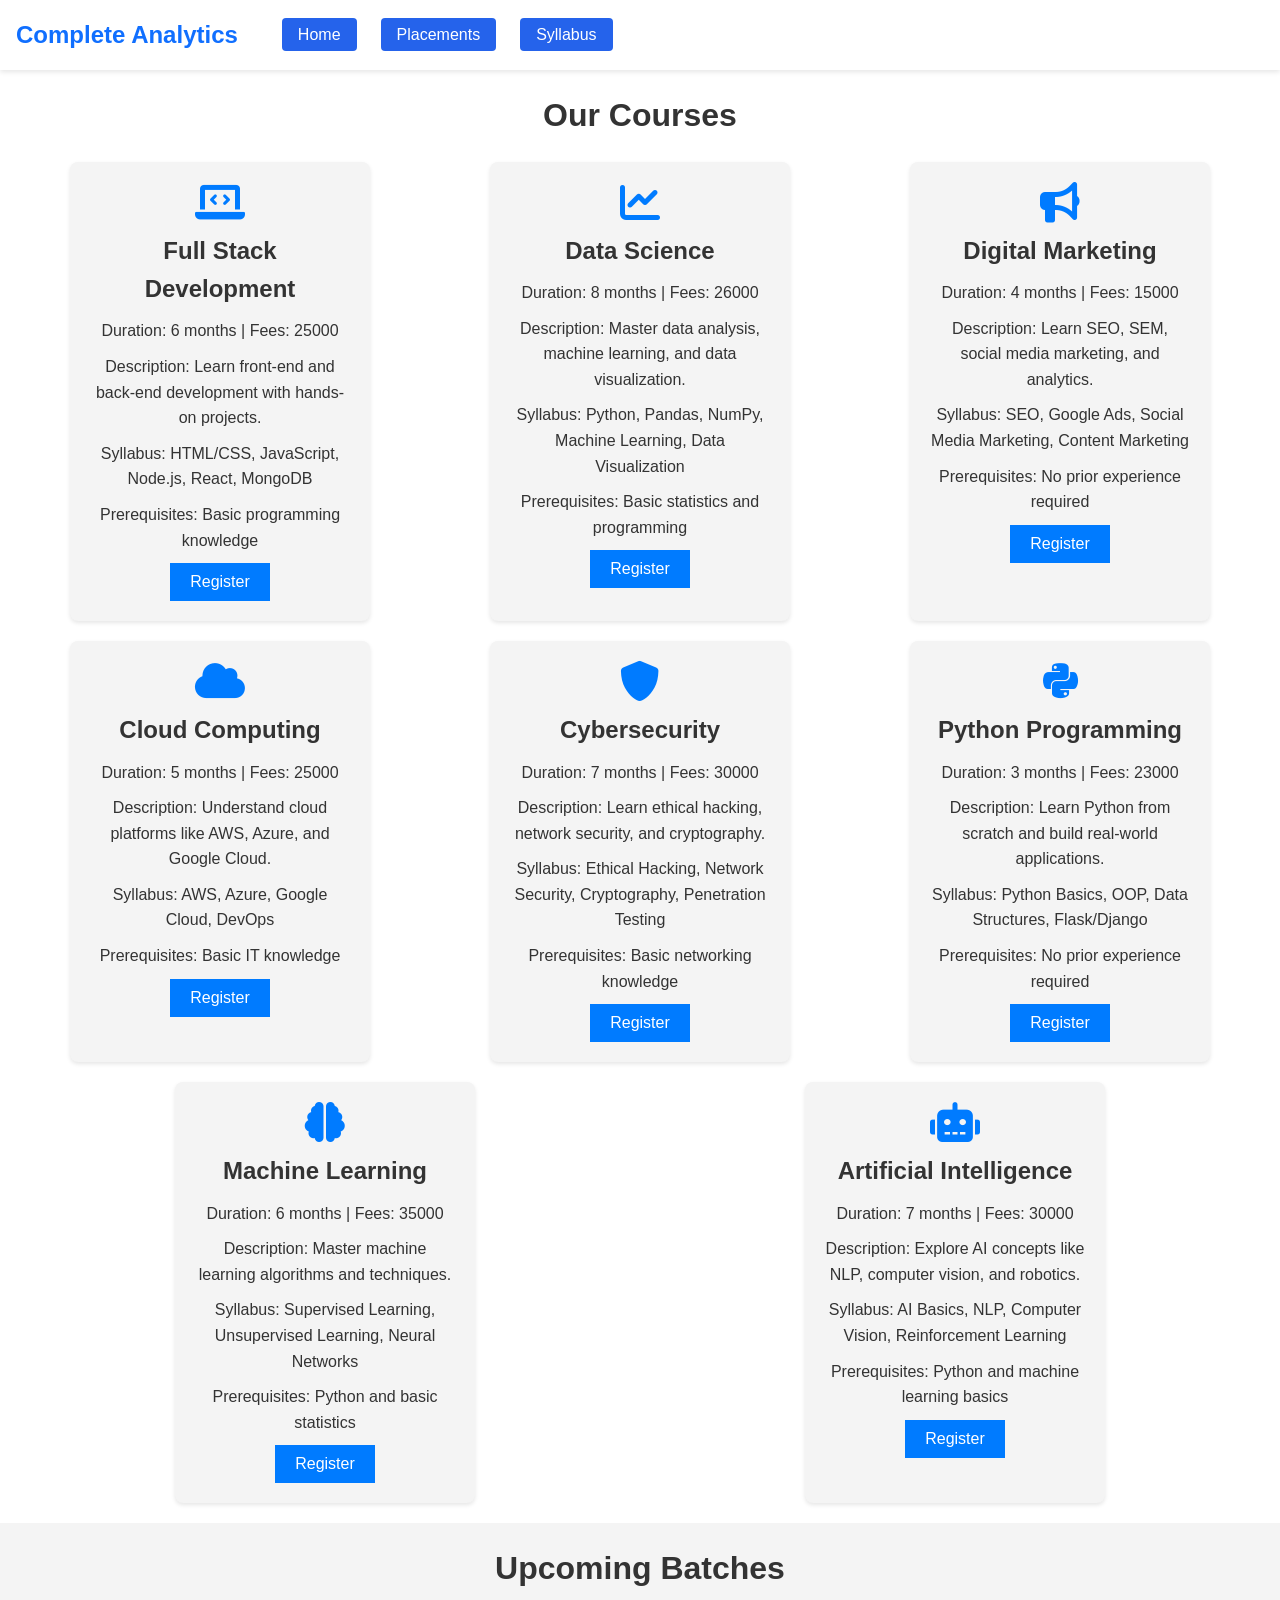
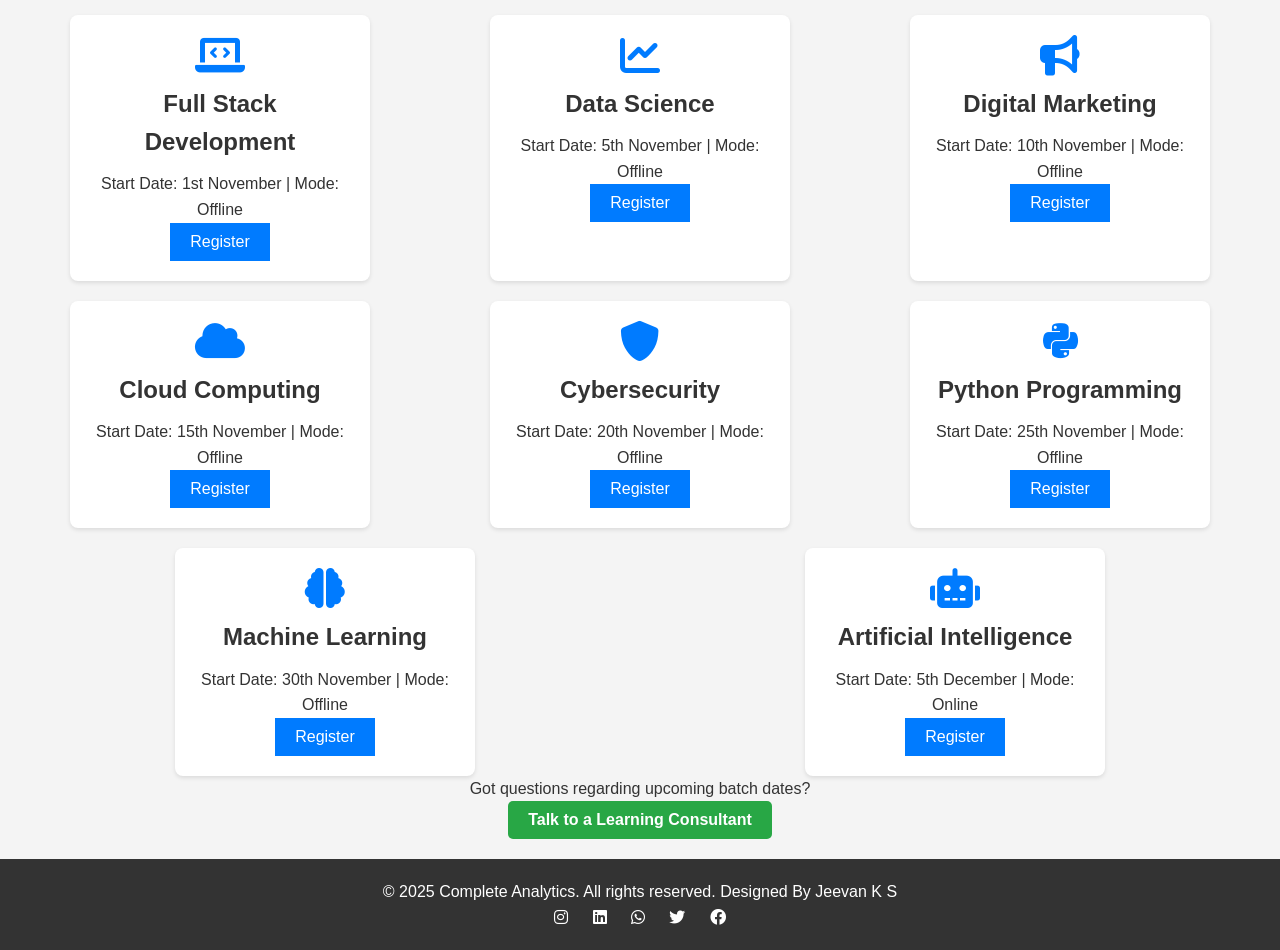
<file: courses.html>
<!DOCTYPE html>
<html lang="en">
<head>
    <meta charset="UTF-8">
    <meta name="viewport" content="width=device-width, initial-scale=1.0">
    <title>Courses & Batches - Complete Analytics</title>
    <link rel="icon" type="image/x-icon" href="C:\Users\jeeva\OneDrive\Desktop\Freelance Project\images\1000004444-removebg-preview.png">
    <link rel="stylesheet" href="https://cdnjs.cloudflare.com/ajax/libs/font-awesome/6.0.0/css/all.min.css">
    <link rel="stylesheet" href="index.css">
    <style>
        /* Add these styles to fix the header layout */
        header {
            display: flex;
            justify-content: space-between;
            align-items: center;
            padding: 1rem;
            background-color: #fff;
            box-shadow: 0 2px 5px rgba(0,0,0,0.1);
            position: relative;
        }
        
        .logo {
            font-size: 1.5rem;
            font-weight: bold;
        }
        
        #menu-toggle {
            display: none;
            background: none;
            border: none;
            font-size: 1.5rem;
            cursor: pointer;
            z-index: 1001;
        }
        
        nav {
            display: flex;
            align-items: center;
        }
        
        #menu {
            display: flex;
            list-style: none;
            margin: 0;
            padding: 0;
        }
        
        #menu li {
            margin-left: 1.5rem;
        }
        
        #menu a {
            text-decoration: none;
            color: #333;
            font-weight: 500;
        }
        
        .login-btn {
            padding: 0.5rem 1rem;
            border-radius: 4px;
            background-color: #2563eb;
            color: white !important;
        }
        
        @media (max-width: 768px) {
            #menu-toggle {
                display: block;
            }
            
            #menu {
                position: fixed;
                top: 0;
                right: -100%;
                width: 70%;
                height: 100vh;
                background-color: #fff;
                flex-direction: column;
                padding: 5rem 2rem;
                box-shadow: -5px 0 15px rgba(0,0,0,0.1);
                transition: right 0.3s ease;
                z-index: 1000;
            }
            
            #menu.active {
                right: 0;
            }
            
            #menu li {
                margin: 1rem 0;
            }
        }
    </style>
    <!-- Google Analytics 4 Tracking Code -->
    <script async src="https://www.googletagmanager.com/gtag/js?id=G-XXXXXXXXXX"></script>
    <script>
        window.dataLayer = window.dataLayer || [];
        function gtag(){dataLayer.push(arguments);}
        gtag('js', new Date());
        gtag('config', 'G-XXXXXXXXXX');
    </script>
</head>
<body>
    <!-- Header and Navigation -->
    <header>
        <div class="logo">Complete Analytics</div>
        <nav>
            <ul id="menu">
                <li><a href="index.html" class="login-btn">Home</a></li>
                <li><a href="placements.html" class="login-btn">Placements</a></li>
                <li><a href="syllabus.html" class="login-btn">Syllabus</a></li>
            </ul>
            <button id="menu-toggle" aria-label="Toggle Menu">&#9776;</button>
        </nav>
    </header>

    <!-- Courses Section -->
    <section id="courses" class="courses">
        <h2>Our Courses</h2>
        <div class="course-list">
            <div class="course">
                <i class="fas fa-laptop-code"></i>
                <h3>Full Stack Development</h3>
                <p>Duration: 6 months | Fees: 25000</p>
                <p>Description: Learn front-end and back-end development with hands-on projects.</p>
                <p>Syllabus: HTML/CSS, JavaScript, Node.js, React, MongoDB</p>
                <p>Prerequisites: Basic programming knowledge</p>
                <button onclick="window.location.href='register.html?course=Full Stack Development'">Register</button>
            </div>
            <div class="course">
                <i class="fas fa-chart-line"></i>
                <h3>Data Science</h3>
                <p>Duration: 8 months | Fees: 26000</p>
                <p>Description: Master data analysis, machine learning, and data visualization.</p>
                <p>Syllabus: Python, Pandas, NumPy, Machine Learning, Data Visualization</p>
                <p>Prerequisites: Basic statistics and programming</p>
                <button onclick="window.location.href='register.html?course=Data Science'">Register</button>
            </div>
            <div class="course">
                <i class="fas fa-bullhorn"></i>
                <h3>Digital Marketing</h3>
                <p>Duration: 4 months | Fees: 15000</p>
                <p>Description: Learn SEO, SEM, social media marketing, and analytics.</p>
                <p>Syllabus: SEO, Google Ads, Social Media Marketing, Content Marketing</p>
                <p>Prerequisites: No prior experience required</p>
                <button onclick="window.location.href='register.html?course=Digital Marketing'">Register</button>
            </div>
            <div class="course">
                <i class="fas fa-cloud"></i>
                <h3>Cloud Computing</h3>
                <p>Duration: 5 months | Fees: 25000</p>
                <p>Description: Understand cloud platforms like AWS, Azure, and Google Cloud.</p>
                <p>Syllabus: AWS, Azure, Google Cloud, DevOps</p>
                <p>Prerequisites: Basic IT knowledge</p>
                <button onclick="window.location.href='register.html?course=Cloud Computing'">Register</button>
            </div>
            <div class="course">
                <i class="fas fa-shield-alt"></i>
                <h3>Cybersecurity</h3>
                <p>Duration: 7 months | Fees: 30000</p>
                <p>Description: Learn ethical hacking, network security, and cryptography.</p>
                <p>Syllabus: Ethical Hacking, Network Security, Cryptography, Penetration Testing</p>
                <p>Prerequisites: Basic networking knowledge</p>
                <button onclick="window.location.href='register.html?course=Cybersecurity'">Register</button>
            </div>
            <div class="course">
                <i class="fab fa-python"></i>
                <h3>Python Programming</h3>
                <p>Duration: 3 months | Fees: 23000</p>
                <p>Description: Learn Python from scratch and build real-world applications.</p>
                <p>Syllabus: Python Basics, OOP, Data Structures, Flask/Django</p>
                <p>Prerequisites: No prior experience required</p>
                <button onclick="window.location.href='register.html?course=Python'">Register</button>
            </div>
            <div class="course">
                <i class="fas fa-brain"></i>
                <h3>Machine Learning</h3>
                <p>Duration: 6 months | Fees: 35000</p>
                <p>Description: Master machine learning algorithms and techniques.</p>
                <p>Syllabus: Supervised Learning, Unsupervised Learning, Neural Networks</p>
                <p>Prerequisites: Python and basic statistics</p>
                <button onclick="window.location.href='register.html?course=Machine Learning'">Register</button>
            </div>
            <div class="course">
                <i class="fas fa-robot"></i>
                <h3>Artificial Intelligence</h3>
                <p>Duration: 7 months | Fees: 30000</p>
                <p>Description: Explore AI concepts like NLP, computer vision, and robotics.</p>
                <p>Syllabus: AI Basics, NLP, Computer Vision, Reinforcement Learning</p>
                <p>Prerequisites: Python and machine learning basics</p>
                <button onclick="window.location.href='register.html?course=Artificial Intelligence'">Register</button>
            </div>
        </div>
    </section>

    <!-- Batches Section -->
    <section id="batches" class="batches">
        <h2>Upcoming Batches</h2>
        <div class="batch-list">
            <div class="batch">
                <i class="fas fa-laptop-code"></i>
                <h3>Full Stack Development</h3>
                <p>Start Date: 1st November | Mode: Offline</p>
                <button onclick="window.location.href='register.html?course=Full Stack Development'">Register</button>
            </div>
            <div class="batch">
                <i class="fas fa-chart-line"></i>
                <h3>Data Science</h3>
                <p>Start Date: 5th November | Mode: Offline</p>
                <button onclick="window.location.href='register.html?course=Data Science'">Register</button>
            </div>
            <div class="batch">
                <i class="fas fa-bullhorn"></i>
                <h3>Digital Marketing</h3>
                <p>Start Date: 10th November | Mode: Offline</p>
                <button onclick="window.location.href='register.html?course=Digital Marketing'">Register</button>
            </div>
            <div class="batch">
                <i class="fas fa-cloud"></i>
                <h3>Cloud Computing</h3>
                <p>Start Date: 15th November | Mode: Offline</p>
                <button onclick="window.location.href='register.html?course=Cloud Computing'">Register</button>
            </div>
            <div class="batch">
                <i class="fas fa-shield-alt"></i>
                <h3>Cybersecurity</h3>
                <p>Start Date: 20th November | Mode: Offline</p>
                <button onclick="window.location.href='register.html?course=Cybersecurity'">Register</button>
            </div>
            <div class="batch">
                <i class="fab fa-python"></i>
                <h3>Python Programming</h3>
                <p>Start Date: 25th November | Mode: Offline</p>
                <button onclick="window.location.href='register.html?course=Python'">Register</button>
            </div>
            <div class="batch">
                <i class="fas fa-brain"></i>
                <h3>Machine Learning</h3>
                <p>Start Date: 30th November | Mode: Offline</p>
                <button onclick="window.location.href='register.html?course=Machine Learning'">Register</button>
            </div>
            <div class="batch">
                <i class="fas fa-robot"></i>
                <h3>Artificial Intelligence</h3>
                <p>Start Date: 5th December | Mode: Online</p>
                <button onclick="window.location.href='register.html?course=Artificial Intelligence'">Register</button>
            </div>
        </div>

        <!-- Got Questions Section -->
        <div class="got-questions">
            <p>Got questions regarding upcoming batch dates?</p>
            <button onclick="window.location.href='tel:+919886096090'">Talk to a Learning Consultant</button>
        </div>
    </section>

    <!-- Footer -->
    <footer>
        <p>© 2025 Complete Analytics. All rights reserved. Designed By Jeevan K S</p>
        <div class="social-links">
            <a href="#"><i class="fab fa-instagram"></i></a>
            <a href="#"><i class="fab fa-linkedin"></i></a>
            <a href="#"><i class="fab fa-whatsapp"></i></a>
            <a href="#"><i class="fab fa-twitter"></i></a>
            <a href="#"><i class="fab fa-facebook"></i></a>
        </div>
    </footer>

    <script>
        // Toggle mobile menu
        document.getElementById('menu-toggle').addEventListener('click', function() {
            document.getElementById('menu').classList.toggle('active');
        });
    </script>
</body>
</html>
</file>
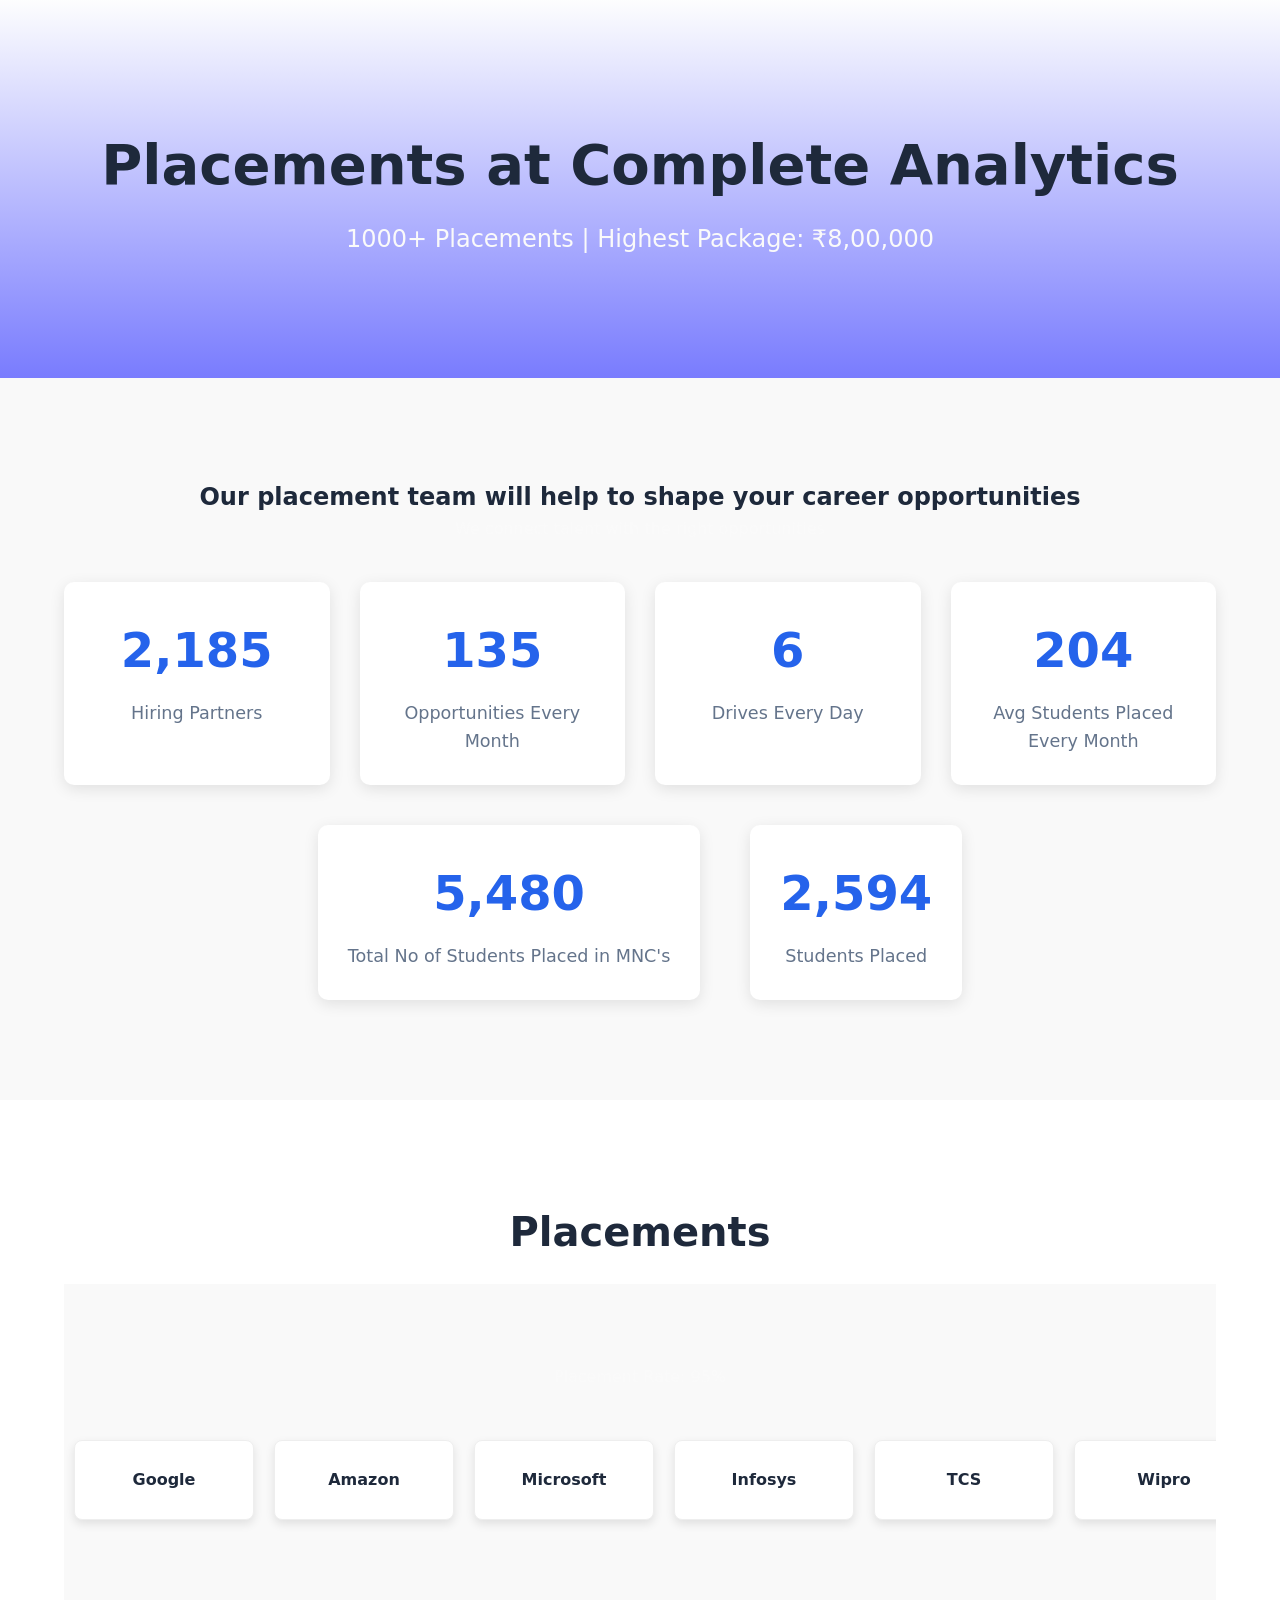
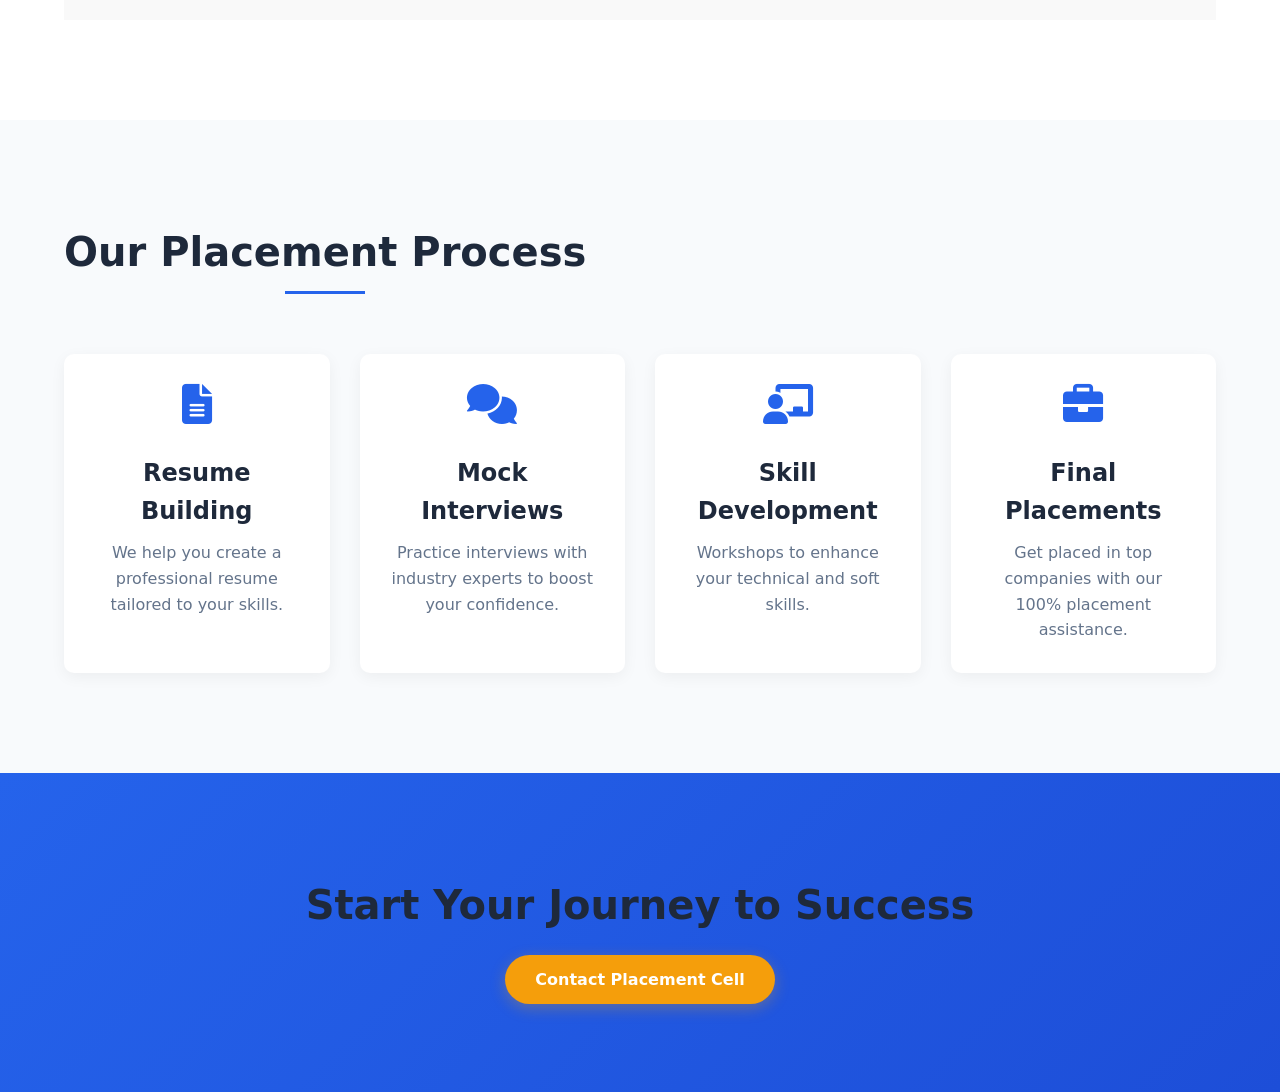
<file: placements.html>
<!DOCTYPE html>
<html lang="en">
<head>
  <meta charset="UTF-8">
  <meta name="viewport" content="width=device-width, initial-scale=1.0">
  <title>Placements - Complete Analytics</title>
  <link rel="stylesheet" href="https://cdnjs.cloudflare.com/ajax/libs/font-awesome/6.0.0-beta3/css/all.min.css">
  <style>
    /* General Styles */
    :root {
      --primary: #2563eb;
      --primary-dark: #1d4ed8;
      --secondary: #f59e0b;
      --dark: #1e293b;
      --light: #f8fafc;
      --transition: all 0.5s cubic-bezier(0.16, 1, 0.3, 1);
    }
    
    * {
      margin: 0;
      padding: 0;
      box-sizing: border-box;
    }
    
    body {
      font-family: 'Segoe UI', system-ui, sans-serif;
      line-height: 1.6;
      color: var(--dark);
      background-color: var(--light);
    }
    
    .container {
      width: 90%;
      max-width: 1200px;
      margin: 0 auto;
      padding: 20px 0;
    }
    
    h1, h2, h3, h4 {
      color: var(--dark);
    }
    
    p {
      color: #fafafa;
    }
    
    /* Header Section */
    .header {
      background: linear-gradient(rgba(255, 255, 255, 0.7), rgba(67, 70, 255, 0.7)), 
                  url('https://images.unsplash.com/photo-1523050854058-8df90110c9f1?ixlib=rb-4.0.3&ixid=M3wxMjA3fDB8MHxwaG90by1wYWdlfHx8fGVufDB8fHx8fA%3D%3D&auto=format&fit=crop&w=2070&q=80') no-repeat center center/cover;
      color: #fff;
      text-align: center;
      padding: 100px 0;
      position: relative;
    }
    
    .header h1 {
      font-size: clamp(2rem, 5vw, 3.5rem);
      margin-bottom: 10px;
      animation: fadeInUp 1s ease-out;
    }
    
    .header p {
      font-size: clamp(1rem, 2vw, 1.5rem);
      animation: fadeInUp 1s ease-out 0.3s forwards;
      opacity: 0;
    }
    
    /* Placement Stats Section */
    .placement-stats {
      background-color: #f9f9f9;
      padding: 80px 0;
      text-align: center;
    }
    
    .stats-grid {
      display: grid;
      grid-template-columns: repeat(4, 1fr);
      gap: 30px;
      margin: 40px 0;
    }
    
    .total-placements {
      display: flex;
      justify-content: center;
      gap: 50px;
      margin-top: 30px;
    }
    
    .stat-item, .total-item {
      background-color: white;
      padding: 30px;
      border-radius: 10px;
      box-shadow: 0 4px 15px rgba(0, 0, 0, 0.1);
      transition: var(--transition);
    }
    
    .stat-item:hover, .total-item:hover {
      transform: translateY(-5px);
      box-shadow: 0 10px 25px rgba(0, 0, 0, 0.15);
    }
    
    .stat-item h3, .total-item h3 {
      font-size: 3rem;
      color: var(--primary);
      margin-bottom: 10px;
    }
    
    .stat-item p, .total-item p {
      color: #64748b;
      font-size: 1.1rem;
    }
    
    /* Placements */
    .placements {
      padding: 80px 0;
      background-color: #fff;
      text-align: center;
    }
    
    .placements h2 {
      margin-bottom: 20px;
      font-size: 2.5rem;
    }
    
    .company-slider {
      position: relative;
      overflow: hidden;
      width: 100%;
      margin: 30px auto 0;
      padding: 20px 0;
    }
    
    .slider-track {
      display: flex;
      animation: scroll 20s linear infinite;
      width: calc(200px * 15);
    }
    
    .slide {
      flex: 0 0 auto;
      width: 180px;
      height: 80px;
      display: flex;
      align-items: center;
      justify-content: center;
      margin: 0 10px;
      background-color: #fff;
      border-radius: 8px;
      box-shadow: 0 4px 10px rgba(0, 0, 0, 0.1);
      font-weight: bold;
      color: var(--dark);
      transition: var(--transition);
      border: 1px solid #eee;
    }
    
    .slide:hover {
      transform: scale(1.05);
      box-shadow: 0 6px 15px rgba(0, 0, 0, 0.15);
    }
    
    /* Placement Process Section */
    .placement-process {
      padding: 80px 0;
      background-color: #f8fafc;
    }
    
    .placement-process h2 {
      text-align: center;
      margin-bottom: 40px;
      font-size: 2.5rem;
      position: relative;
      display: inline-block;
    }
    
    .placement-process h2::after {
      content: '';
      position: absolute;
      bottom: -10px;
      left: 50%;
      transform: translateX(-50%);
      width: 80px;
      height: 3px;
      background-color: var(--primary);
    }
    
    .process-steps {
      display: grid;
      grid-template-columns: repeat(auto-fit, minmax(250px, 1fr));
      gap: 30px;
      margin-top: 30px;
    }
    
    .step {
      text-align: center;
      padding: 30px;
      background-color: #fff;
      border-radius: 10px;
      transition: var(--transition);
      box-shadow: 0 4px 15px rgba(0, 0, 0, 0.05);
    }
    
    .step:hover {
      transform: translateY(-10px);
      box-shadow: 0 10px 25px rgba(0, 0, 0, 0.1);
    }
    
    .step i {
      font-size: 2.5rem;
      color: var(--primary);
      margin-bottom: 20px;
    }
    
    .step h3 {
      margin: 10px 0;
      font-size: 1.5rem;
    }
    
    .step p {
      color: #64748b;
    }
    
    /* Call-to-Action Section */
    .cta {
      background: linear-gradient(135deg, var(--primary), var(--primary-dark));
      color: #fff;
      text-align: center;
      padding: 80px 0;
    }
    
    .cta h2 {
      margin-bottom: 30px;
      font-size: 2.5rem;
    }
    
    .btn {
      padding: 15px 30px;
      background-color: var(--secondary);
      color: white;
      text-decoration: none;
      border-radius: 50px;
      font-weight: 600;
      transition: var(--transition);
      border: none;
      cursor: pointer;
      font-size: 1rem;
      box-shadow: 0 4px 15px rgba(245, 158, 11, 0.3);
    }
    
    .btn:hover {
      background-color: #e67e22;
      transform: translateY(-3px);
      box-shadow: 0 10px 20px rgba(245, 158, 11, 0.4);
    }
    
    /* Animations */
    @keyframes fadeInUp {
      from {
        opacity: 0;
        transform: translateY(20px);
      }
      to {
        opacity: 1;
        transform: translateY(0);
      }
    }
    
    @keyframes scroll {
      0% {
        transform: translateX(0);
      }
      100% {
        transform: translateX(calc(-200px * 7.5));
      }
    }
    
    /* Responsive Adjustments */
    @media (max-width: 1024px) {
      .stats-grid {
        grid-template-columns: repeat(2, 1fr);
      }
      
      .total-placements {
        flex-direction: column;
        gap: 30px;
      }
    }
    
    @media (max-width: 768px) {
      .header {
        padding: 80px 0;
      }
      
      .slide {
        width: 150px;
        height: 70px;
        font-size: 0.9rem;
      }
    }
    
    @media (max-width: 480px) {
      .stats-grid {
        grid-template-columns: 1fr;
        gap: 20px;
      }
      
      .header h1 {
        font-size: 2rem;
      }
      
      .header p {
        font-size: 1.1rem;
      }
      
      .slider-track {
        animation-duration: 30s;
      }
      
      .stat-item h3, .total-item h3 {
        font-size: 2.5rem;
      }
    }
  </style>
</head>
<body>
  <!-- Header Section -->
  <header class="header">
    <div class="container">
      <h1>Placements at Complete Analytics</h1>
      <p>1000+ Placements | Highest Package: ₹8,00,000</p>
    </div>
  </header>

  <!-- Placement Stats Section -->
  <section class="placement-stats">
    <div class="container">
      <h2>Our placement team will help to shape your career opportunities</h2>
      <p>We connect talent with the right opportunities</p>
      <div class="stats-grid">
        <div class="stat-item">
          <h3 class="counter" data-target="3214">0</h3>
          <p>Hiring Partners</p>
        </div>
        <div class="stat-item">
          <h3 class="counter" data-target="200">0</h3>
          <p>Opportunities Every Month</p>
        </div>
        <div class="stat-item">
          <h3 class="counter" data-target="10">0</h3>
          <p>Drives Every Day</p>
        </div>
        <div class="stat-item">
          <h3 class="counter" data-target="300">0</h3>
          <p>Avg Students Placed Every Month</p>
        </div>
      </div>
      <div class="total-placements">
        <div class="total-item">
          <h3 class="counter" data-target="8060">0</h3>
          <p>Total No of Students Placed in MNC's</p>
        </div>
        <div class="total-item">
          <h3 class="counter" data-target="3815">0</h3>
          <p>Students Placed</p>
        </div>
      </div>
    </div>
  </section>
  
  <!-- Placements -->
  <section id="placements" class="placements">
    <div class="container">
      <h2>Placements</h2>
      <div class="placement-stats">
        <p>Placement Rate: 95%</p>
        <div class="company-slider">
          <div class="slider-track">
            <div class="slide">Google</div>
            <div class="slide">Amazon</div>
            <div class="slide">Microsoft</div>
            <div class="slide">Infosys</div>
            <div class="slide">TCS</div>
            <div class="slide">Wipro</div>
            <div class="slide">Accenture</div>
            <div class="slide">IBM</div>
            <div class="slide">Capgemini</div>
            <div class="slide">Cognizant</div>
            <div class="slide">HCL</div>
            <div class="slide">Deloitte</div>
            <div class="slide">Oracle</div>
            <div class="slide">Intel</div>
            <div class="slide">Adobe</div>
          </div>
        </div>
      </div>
    </div>
  </section>

  <!-- Placement Process Section -->
  <section class="placement-process">
    <div class="container">
      <h2>Our Placement Process</h2>
      <div class="process-steps">
        <div class="step">
          <i class="fas fa-file-alt"></i>
          <h3>Resume Building</h3>
          <p>We help you create a professional resume tailored to your skills.</p>
        </div>
        <div class="step">
          <i class="fas fa-comments"></i>
          <h3>Mock Interviews</h3>
          <p>Practice interviews with industry experts to boost your confidence.</p>
        </div>
        <div class="step">
          <i class="fas fa-chalkboard-teacher"></i>
          <h3>Skill Development</h3>
          <p>Workshops to enhance your technical and soft skills.</p>
        </div>
        <div class="step">
          <i class="fas fa-briefcase"></i>
          <h3>Final Placements</h3>
          <p>Get placed in top companies with our 100% placement assistance.</p>
        </div>
      </div>
    </div>
  </section>

  <!-- Call-to-Action Section -->
  <section class="cta">
    <div class="container">
      <h2>Start Your Journey to Success</h2>
      <div class="cta-buttons">
        <a href="#" class="btn">Contact Placement Cell</a>
      </div>
    </div>
  </section>

  <script>
    // Counter Animation
    document.addEventListener('DOMContentLoaded', function() {
      // Function to animate counters
      function animateCounter(element, target, duration = 2000) {
        const start = 0;
        const increment = target / (duration / 16); // 60fps
        let current = start;
        
        const timer = setInterval(() => {
          current += increment;
          if (current >= target) {
            clearInterval(timer);
            current = target;
          }
          element.textContent = Math.floor(current).toLocaleString();
        }, 16);
      }
      
      // Start animation when stats section is in view
      const statsSection = document.querySelector('.placement-stats');
      const counters = document.querySelectorAll('.counter');
      
      const observer = new IntersectionObserver((entries) => {
        entries.forEach(entry => {
          if (entry.isIntersecting) {
            counters.forEach(counter => {
              const target = parseInt(counter.getAttribute('data-target'));
              animateCounter(counter, target);
            });
            observer.unobserve(entry.target);
          }
        });
      }, { threshold: 0.5 });
      
      observer.observe(statsSection);
      
      // Infinite company slider
      const sliderTrack = document.querySelector('.slider-track');
      const slides = document.querySelectorAll('.slide');
      
      // Clone slides for infinite effect
      slides.forEach(slide => {
        const clone = slide.cloneNode(true);
        clone.classList.add('clone');
        sliderTrack.appendChild(clone);
      });
    });
  </script>
</body>
</html>
</file>
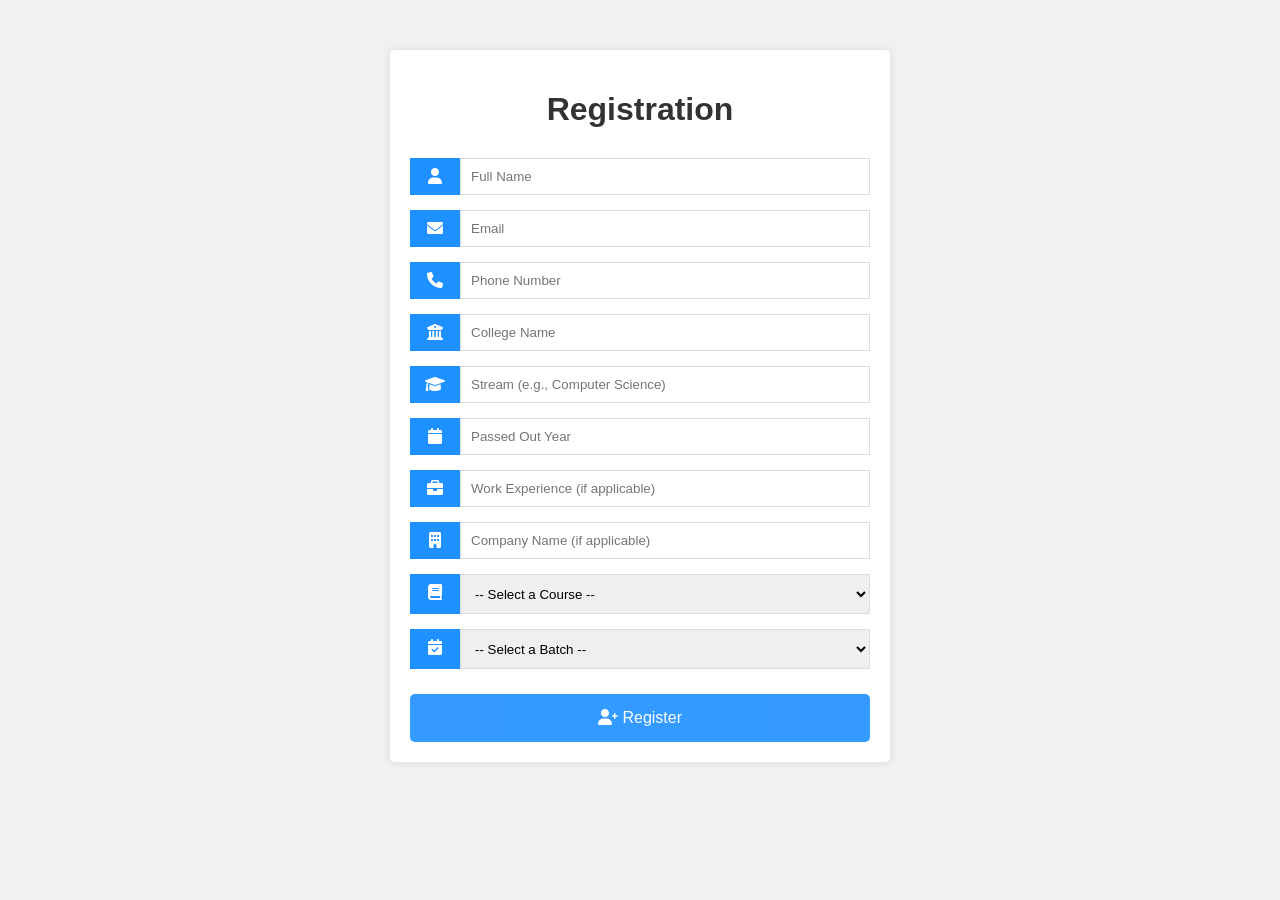
<file: register.html>
<!DOCTYPE html>
<html lang="en">
<head>
    <meta charset="UTF-8">
    <meta name="viewport" content="width=device-width, initial-scale=1.0">
    <title>Register - Complete Analytics</title>
    <link rel="stylesheet" href="https://cdnjs.cloudflare.com/ajax/libs/font-awesome/6.0.0/css/all.min.css">
    <style>
        * {
            box-sizing: border-box;
            font-family: Arial, sans-serif;
        }
        
        body {
            margin: 0;
            padding: 0;
            background-color: #f1f1f1;
        }
        
        .register-container {
            max-width: 500px;
            margin: 50px auto;
            padding: 20px;
            background-color: white;
            border-radius: 5px;
            box-shadow: 0 0 10px rgba(0, 0, 0, 0.1);
        }
        
        h1 {
            text-align: center;
            color: #333;
            margin-bottom: 30px;
        }
        
        /* Style the input container */
        .input-container {
            display: flex;
            width: 100%;
            margin-bottom: 15px;
        }
        
        /* Style the form icons */
        .icon {
            padding: 10px;
            background: dodgerblue;
            color: white;
            min-width: 50px;
            text-align: center;
        }
        
        /* Style the input fields */
        .input-field {
            width: 100%;
            padding: 10px;
            outline: none;
            border: 1px solid #ddd;
        }
        
        .input-field:focus {
            border: 2px solid dodgerblue;
        }
        
        select.input-field {
            height: 40px;
        }
        
        /* Set a style for the submit button */
        .btn {
            background-color: dodgerblue;
            color: white;
            padding: 15px 20px;
            border: none;
            cursor: pointer;
            width: 100%;
            opacity: 0.9;
            font-size: 16px;
            margin-top: 10px;
            border-radius: 5px;
        }
        
        .btn:hover {
            opacity: 1;
        }
        
        /* Success Message Pop-up */
        #success-popup {
            display: none;
            position: fixed;
            top: 50%;
            left: 50%;
            transform: translate(-50%, -50%);
            background-color: #fff;
            padding: 2rem;
            border-radius: 10px;
            box-shadow: 0 0 10px rgba(0, 0, 0, 0.1);
            text-align: center;
            z-index: 1000;
        }
        
        #success-popup h2 {
            color: #4CAF50;
            margin-bottom: 1rem;
        }
        
        #success-popup p {
            color: #666;
            margin-bottom: 1.5rem;
        }
        
        #close-popup {
            padding: 0.75rem 1.5rem;
            background-color: dodgerblue;
            color: #fff;
            border: none;
            border-radius: 5px;
            font-size: 1rem;
            cursor: pointer;
        }
        
        /* Responsive styles */
        @media (max-width: 600px) {
            .register-container {
                margin: 20px;
                width: auto;
            }
        }
    </style>
</head>
<body>
    <div class="register-container">
        <h1>Registration</h1>
        <form id="registration-form">
            <!-- Full Name -->
            <div class="input-container">
                <i class="fa fa-user icon"></i>
                <input class="input-field" type="text" placeholder="Full Name" name="full-name" required>
            </div>
            
            <!-- Email -->
            <div class="input-container">
                <i class="fa fa-envelope icon"></i>
                <input class="input-field" type="email" placeholder="Email" name="email" required>
            </div>
            
            <!-- Phone Number -->
            <div class="input-container">
                <i class="fa fa-phone icon"></i>
                <input class="input-field" type="tel" placeholder="Phone Number" name="phone" required>
            </div>
            
            <!-- College Name -->
            <div class="input-container">
                <i class="fa fa-university icon"></i>
                <input class="input-field" type="text" placeholder="College Name" name="college-name" required>
            </div>
            
            <!-- Stream -->
            <div class="input-container">
                <i class="fa fa-graduation-cap icon"></i>
                <input class="input-field" type="text" placeholder="Stream (e.g., Computer Science)" name="stream" required>
            </div>
            
            <!-- Passed Out Year -->
            <div class="input-container">
                <i class="fa fa-calendar icon"></i>
                <input class="input-field" type="number" placeholder="Passed Out Year" name="passed-out-year" min="1900" max="2099" required>
            </div>
            
            <!-- Work Experience (Optional) -->
            <div class="input-container">
                <i class="fa fa-briefcase icon"></i>
                <input class="input-field" type="text" placeholder="Work Experience (if applicable)" name="work-experience">
            </div>
            
            <!-- Company Name (Optional) -->
            <div class="input-container">
                <i class="fa fa-building icon"></i>
                <input class="input-field" type="text" placeholder="Company Name (if applicable)" name="company-name">
            </div>
            
            <!-- Course Selection -->
            <div class="input-container">
                <i class="fa fa-book icon"></i>
                <select class="input-field" name="course" required>
                    <option value="">-- Select a Course --</option>
                    <option value="Full Stack Development" data-price="50000">Full Stack Development - ₹50,000</option>
                    <option value="Data Science" data-price="60000">Data Science - ₹60,000</option>
                    <option value="Digital Marketing" data-price="30000">Digital Marketing - ₹30,000</option>
                    <option value="Cloud Computing" data-price="40000">Cloud Computing - ₹40,000</option>
                    <option value="Cybersecurity" data-price="55000">Cybersecurity - ₹55,000</option>
                    <option value="Python Programming" data-price="25000">Python Programming - ₹25,000</option>
                    <option value="Machine Learning" data-price="65000">Machine Learning - ₹65,000</option>
                    <option value="Artificial Intelligence" data-price="70000">Artificial Intelligence - ₹70,000</option>
                </select>
            </div>
            
            <!-- Batch Selection -->
            <div class="input-container">
                <i class="fa fa-calendar-check icon"></i>
                <select class="input-field" name="batch" required>
                    <option value="">-- Select a Batch --</option>
                    <option value="1st November (Online)">1st November (Online)</option>
                    <option value="5th November (Offline)">5th November (Offline)</option>
                    <option value="10th November (Online)">10th November (Online)</option>
                    <option value="15th November (Online)">15th November (Online)</option>
                    <option value="20th November (Offline)">20th November (Offline)</option>
                    <option value="25th November (Online)">25th November (Online)</option>
                    <option value="30th November (Offline)">30th November (Offline)</option>
                    <option value="5th December (Online)">5th December (Online)</option>
                </select>
            </div>
            
            <button type="submit" class="btn">
                <i class="fa fa-user-plus"></i> Register
            </button>
        </form>
    </div>
    
    <!-- Success Pop-up -->
    <div id="success-popup">
        <h2>Registration Successful!</h2>
        <p>You have successfully registered. You will receive a confirmation email shortly.</p>
        <button id="close-popup">Close</button>
    </div>
    
    <script>
        // Handle Form Submission
        document.getElementById('registration-form').onsubmit = function(event) {
            event.preventDefault(); // Prevent default form submission
            
            // Validate form fields
            const form = document.getElementById('registration-form');
            if (form.checkValidity()) {
                // Show success pop-up
                document.getElementById('success-popup').style.display = 'block';
                // Redirect to home page after 3 seconds
                setTimeout(function() {
                    window.location.href = "index.html"; // Replace with your home page URL
                }, 3000);
            } else {
                alert('Please fill out all required fields.');
            }
        };
        
        // Close Success Pop-up
        document.getElementById('close-popup').onclick = function() {
            document.getElementById('success-popup').style.display = 'none';
        };
    </script>
</body>
</html>
</file>
<file: index.css>
/* General Reset */
* {
    margin: 0;
    padding: 0;
    box-sizing: border-box;
}

body {
    font-family: Arial, sans-serif;
    line-height: 1.6;
    color: #333;
    background-color: #f4f4f4;
}

/* Header and Navigation */
header {
    background-color: #fcfcfc;
    color: #106fff;
    padding: 10px 20px;
    display: flex;
    justify-content: space-between;
    align-items: center;
    position: sticky;
    top: 0;
    z-index: 1000;
}

header .logo {
    font-size: 24px;
    font-weight: bold;
    margin-right: 20px;
}

nav {
    flex: 1;
    display: flex;
    justify-content: space-between;
    align-items: center;
}

nav ul {
    list-style: none;
    display: flex;
    align-items: center;
    margin: 0;
    padding: 0;
    flex: 1;
}

nav ul li {
    margin-left: 20px;
}

nav ul li a {
    color: #414040;
    text-decoration: none;
    font-weight: bold;
    transition: color 0.3s ease;
}

nav ul li a:hover {
    color: #007BFF;
}

.push-right {
    margin-left: auto;
}

/* Dropdown Styles */
.dropdown {
    position: relative;
    display: inline-block;
}

.dropdown-content {
    display: none;
    position: absolute;
    background-color: #e4e4e4;
    min-width: 200px;
    z-index: 1000;
    border-radius: 5px;
    top: 100%;
    left: 0;
}

.dropdown-content a {
    color: #1527f8;
    padding: 12px 16px;
    text-decoration: none;
    display: block;
    transition: background-color 0.3s ease;
}

.dropdown-content a:hover {
    background-color: rgba(255, 255, 255, 0.1);
}

.dropdown:hover .dropdown-content {
    display: block;
}

.dropdown i.fas.fa-chevron-down {
    margin-left: 5px;
    font-size: 0.8em;
    transition: transform 0.3s ease;
}

.dropdown:hover i.fas.fa-chevron-down {
    transform: rotate(180deg);
}

/* Enhanced Mobile Menu Toggle Styles */
#menu-toggle {
    display: none; /* Hidden by default */
    background: none;
    border: none;
    color: #106fff;
    font-size: 24px;
    cursor: pointer;
    padding: 10px;
    z-index: 1001;
    transition: transform 0.3s ease;
}

#menu-toggle:hover {
    transform: scale(1.1);
}

#menu-toggle .bar {
    display: block;
    width: 25px;
    height: 3px;
    background-color: #106fff;
    margin: 5px 0;
    transition: all 0.3s ease;
    transform-origin: center;
}

/* Animated hamburger to X transition */
#menu-toggle.active .bar:nth-child(1) {
    transform: translateY(8px) rotate(45deg);
}

#menu-toggle.active .bar:nth-child(2) {
    opacity: 0;
}

#menu-toggle.active .bar:nth-child(3) {
    transform: translateY(-8px) rotate(-45deg);
}

/* Enhanced Mobile Menu Animation */
@media (max-width: 768px) {
    #menu-toggle {
        display: block;
        position: relative;
    }
    
    nav {
        position: fixed;
        top: 60px;
        left: 0;
        width: 100%;
        background-color: #fff;
        box-shadow: 0 10px 20px rgba(0,0,0,0.1);
        max-height: 0;
        overflow: hidden;
        transition: all 0.5s cubic-bezier(0.77,0.2,0.05,1.0);
        opacity: 0;
        visibility: hidden;
        transform: translateY(-20px);
    }
    
    nav.active {
        max-height: 500px;
        opacity: 1;
        visibility: visible;
        transform: translateY(0);
    }
    
    nav ul {
        flex-direction: column;
        padding: 20px;
        transform: scale(0.95);
        transition: transform 0.3s ease 0.2s;
    }
    
    nav.active ul {
        transform: scale(1);
    }
    
    nav ul li {
        margin: 15px 0;
        opacity: 0;
        transform: translateX(-20px);
        transition: all 0.4s ease;
    }
    
    nav.active ul li {
        opacity: 1;
        transform: translateX(0);
    }
    
    /* Staggered animation for menu items */
    nav.active ul li:nth-child(1) { transition-delay: 0.1s; }
    nav.active ul li:nth-child(2) { transition-delay: 0.2s; }
    nav.active ul li:nth-child(3) { transition-delay: 0.3s; }
    nav.active ul li:nth-child(4) { transition-delay: 0.4s; }
    nav.active ul li:nth-child(5) { transition-delay: 0.5s; }
    nav.active ul li:nth-child(6) { transition-delay: 0.6s; }
    
    .dropdown-content {
        position: static;
        display: none;
        background-color: rgba(0,0,0,0.03);
        box-shadow: none;
        border-radius: 0;
        padding-left: 20px;
        animation: slideDown 0.4s ease-out;
    }
    
    .dropdown:hover .dropdown-content {
        display: block;
    }
    
    .dropdown-content a {
        padding: 10px 0;
        color: #555;
    }
    
    .dropdown-content a:hover {
        background-color: transparent;
        color: #106fff;
    }
}

@keyframes slideDown {
    from {
        opacity: 0;
        transform: translateY(-10px);
    }
    to {
        opacity: 1;
        transform: translateY(0);
    }
}

/* Reduced motion preference */
@media (prefers-reduced-motion: reduce) {
    #menu-toggle,
    #menu-toggle .bar,
    nav,
    nav ul,
    nav ul li,
    .dropdown-content {
        transition: none !important;
        animation: none !important;
    }
    
    nav.active {
        max-height: none;
    }
    
    nav ul li {
        opacity: 1 !important;
        transform: none !important;
    }
}

/* Animated Background Elements */
.bg-circle {
    position: absolute;
    border-radius: 50%;
    filter: blur(60px);
    opacity: 0.15;
    z-index: 0;
    animation: float 15s infinite ease-in-out;
}

.circle-1 {
    width: 300px;
    height: 300px;
    background: #007bff;
    top: 10%;
    left: 5%;
    animation-delay: 0s;
}

.circle-2 {
    width: 400px;
    height: 400px;
    background: #a2d95f;
    bottom: 10%;
    right: 5%;
    animation-delay: 2s;
}

.circle-3 {
    width: 200px;
    height: 200px;
    background: #ffcc00;
    top: 50%;
    right: 15%;
    animation-delay: 4s;
}

.circle-4 {
    width: 350px;
    height: 350px;
    background: #ff6b6b;
    bottom: 20%;
    left: 10%;
    animation-delay: 1s;
}

@keyframes float {
    0%, 100% {
        transform: translateY(0) translateX(0);
    }
    50% {
        transform: translateY(-50px) translateX(50px);
    }
}

/* Particle Background */
.particles {
    position: absolute;
    top: 0;
    left: 0;
    width: 100%;
    height: 100%;
    z-index: 0;
    overflow: hidden;
}

.particle {
    position: absolute;
    background: rgba(255, 255, 255, 0.5);
    border-radius: 50%;
    animation: particle-float linear infinite;
}

@keyframes particle-float {
    0% {
        transform: translateY(0) translateX(0);
        opacity: 0;
    }
    10% {
        opacity: 1;
    }
    90% {
        opacity: 1;
    }
    100% {
        transform: translateY(-100vh) translateX(20px);
        opacity: 0;
    }
}

/* Hero Section Styles */
.hero {
    position: relative;
    height: 80vh;
    display: flex;
    align-items: center;
    justify-content: center;
    background-color: rgba(245, 245, 245, 0.9);
    overflow: hidden;
    z-index: 1;
}

.hero::before {
    content: '';
    position: absolute;
    top: 0;
    left: 0;
    width: 100%;
    height: 100%;
    background: linear-gradient(135deg, rgba(255,255,255,0.9) 0%, rgba(245,245,245,0.7) 100%);
    z-index: -1;
}

.hero-content {
    width: 100%;
    max-width: 1200px;
    margin: 0 auto;
    padding: 0 50px;
    position: relative;
    z-index: 2;
}

.slide-container {
    position: absolute;
    top: 0;
    left: 0;
    width: 100%;
    height: 100%;
    opacity: 0;
    transition: opacity 0.8s ease-in-out;
    display: flex;
    align-items: center;
    justify-content: space-between;
}

.slide-container.active {
    opacity: 1;
}

.slide-text {
    width: 50%;
    opacity: 0;
    transform: translateX(50px);
    transition: all 0.8s cubic-bezier(0.68, -0.55, 0.265, 1.55) 0.3s;
}

.slide-image-container {
    position: relative;
    width: 45%;
    opacity: 0;
    transform: translateY(50px) rotate(-5deg);
    transition: all 0.8s cubic-bezier(0.68, -0.55, 0.265, 1.55);
}

.slide-container.active .slide-text {
    opacity: 1;
    transform: translateX(0);
}

.slide-container.active .slide-image-container {
    opacity: 1;
    transform: translateY(0) rotate(0deg);
}

.slide-container h1 {
    font-size: 3rem;
    color: #000;
    margin-bottom: 20px;
    line-height: 1.2;
    text-shadow: 1px 1px 3px rgba(0,0,0,0.1);
}

.slide-container p {
    font-size: 1.2rem;
    color: #555;
    margin-bottom: 30px;
    line-height: 1.6;
}

.btn {
    padding: 12px 24px;
    background-color: #007bff;
    color: #fff;
    text-decoration: none;
    border-radius: 5px;
    font-size: 1rem;
    display: inline-block;
    transition: all 0.3s ease;
    transform: translateY(10px);
    opacity: 0;
    position: relative;
    overflow: hidden;
}

.btn::after {
    content: '';
    position: absolute;
    top: -50%;
    left: -60%;
    width: 200%;
    height: 200%;
    background: rgba(255,255,255,0.2);
    transform: rotate(30deg);
    transition: all 0.3s ease;
}

.btn:hover::after {
    left: 100%;
}

.slide-container.active .btn {
    transform: translateY(0);
    opacity: 1;
    transition: all 0.5s ease 0.8s;
}

.btn:hover {
    background-color: #0056b3;
    transform: translateY(-2px);
    box-shadow: 0 5px 15px rgba(0,0,0,0.1);
}

.slider-nav {
    position: absolute;
    bottom: 30px;
    left: 50%;
    transform: translateX(-50%);
    display: flex;
    gap: 10px;
    z-index: 3;
}

.slider-dot {
    width: 12px;
    height: 12px;
    border-radius: 50%;
    background-color: rgba(0,0,0,0.2);
    cursor: pointer;
    transition: all 0.3s ease;
}

.slider-dot:hover {
    transform: scale(1.2);
}

.slider-dot.active {
    background-color: #007bff;
    transform: scale(1.2);
}

/* Image Styles */
.slide-image {
    border-radius: 20px;
    width: 400px;
    height: 400px;
    object-fit: cover;
    border: 8px solid white;
    box-shadow: 0 20px 40px rgba(0,0,0,0.15);
    position: relative;
    z-index: 1;
    transform-style: preserve-3d;
}

.decorative-shape {
    position: absolute;
    width: 450px;
    height: 450px;
    z-index: -1;
    background: linear-gradient(135deg, #a2d95f 0%, #5cb85c 100%);
    border-radius: 30px;
    transform: rotate(10deg) translate(-20px, -20px);
    transition: all 0.8s ease;
}

.slide-container.active .decorative-shape {
    transform: rotate(5deg) translate(-10px, -10px);
}

.icon-checkmark {
    position: absolute;
    bottom: -20px;
    right: -20px;
    width: 80px;
    height: 80px;
    background-color: #ffcc00;
    border-radius: 50%;
    display: flex;
    align-items: center;
    justify-content: center;
    z-index: 2;
    box-shadow: 0 10px 20px rgba(0,0,0,0.1);
    transform: scale(0);
    transition: all 0.5s ease 0.5s;
}

.slide-container.active .icon-checkmark {
    transform: scale(1) rotate(360deg);
}

.icon-checkmark::before {
    content: "✔";
    font-size: 2rem;
    color: white;
}

/* Animation for image hover */
.slide-image:hover {
    transform: translateY(-5px) rotate(1deg);
    box-shadow: 0 25px 50px rgba(0,0,0,0.2);
}

/* Animation */
@keyframes fadeIn {
    from { opacity: 0; }
    to { opacity: 1; }
}

/* Quick Links Section - Text Version */
.quick-links-text {
    padding: 2rem 0;
    background-color: #f9f9f9;
    text-align: center;
}

.quick-links-container {
    max-width: 1200px;
    margin: 0 auto;
    padding: 0 20px;
}

.quick-links-list ul {
    display: flex;
    justify-content: center;
    flex-wrap: wrap;
    gap: 20px; /* Reduced from 100px to 20px */
    list-style: none;
    padding: 0;
    margin: 20px 0 0;
}

.quick-links-list li {
    margin: 0;
    flex: 0 0 auto;
}

.quick-links-list a {
    display: flex;
    align-items: center;
    gap: 8px;
    text-decoration: none;
    color: #333;
    font-weight: 500;
    font-size: 1.1rem; /* Slightly reduced */
    transition: color 0.3s ease;
    padding: 8px 12px;
    border-radius: 4px;
}

.quick-links-list a:hover {
    color: #4a6bff;
    background-color: rgba(74, 107, 255, 0.1);
}

.quick-links-list i {
    font-size: 1rem;
    color: #4a6bff;
}

/* Mobile adjustments */
@media (max-width: 768px) {
    .quick-links-list ul {
        flex-direction: column;
        gap: 10px; /* Smaller gap for mobile */
        align-items: center;
    }
    
    .quick-links-list a {
        width: 100%;
        max-width: 250px;
        justify-content: center;
        padding: 10px;
        font-size: 1rem;
    }
}

@media (max-width: 480px) {
    .quick-links-list a {
        font-size: 0.9rem;
        padding: 8px;
    }
}

/* Highlights Section Styling */
.highlights {
    padding: 40px 20px;
    text-align: center;
    background-color: #f9f9f9;
}

.highlights h2 {
    font-size: 2rem;
    margin-bottom: 20px;
    color: #333;
}

.highlights p {
    font-size: 1.1rem;
    color: #666;
    margin-bottom: 30px;
}

.highlight-cards {
    display: flex;
    flex-wrap: wrap;
    justify-content: center;
    gap: 20px;
}

.card {
    background-color: #0e73ff;
    border: 1px solid #ddd;
    border-radius: 10px;
    padding: 10px;
    width: 200px;
    height: 100px;
    display: flex;
    align-items: center;
    justify-content: center;
    text-align: center;
    font-size: 1rem;
    color: #ffffff;
    box-shadow: 0 4px 6px rgba(0, 0, 0, 0.1);
    transition: transform 0.3s ease, box-shadow 0.3s ease;
}

.card:hover {
    transform: translateY(-10px);
    box-shadow: 0 8px 12px rgba(0, 0, 0, 0.2);
}

/* News/Updates Section Styles */
.news {
    padding: 40px 20px;
    background-color: #f9fafc;
    font-family: 'Segoe UI', sans-serif;
    max-width: 1200px;
    margin: 0 auto;
}

.news h2 {
    text-align: center;
    margin-bottom: 30px;
    font-size: 2.2rem;
    color: #2c3e50;
    position: relative;
}

.news h2::after {
    content: '';
    display: block;
    width: 60px;
    height: 3px;
    background: #3498db;
    margin: 10px auto 0;
}

.news-container {
    display: grid;
    grid-template-columns: repeat(auto-fit, minmax(250px, 1fr));
    gap: 20px;
    padding: 0 20px;
}

.news-item {
    background: white;
    border-radius: 10px;
    padding: 20px;
    box-shadow: 0 5px 15px rgba(0, 0, 0, 0.05);
    transition: all 0.3s ease;
    display: flex;
    align-items: flex-start;
    gap: 15px;
    border-left: 4px solid #3498db;
}

.news-item:hover {
    transform: translateY(-5px);
    box-shadow: 0 8px 25px rgba(0, 0, 0, 0.1);
}

.news-item i {
    font-size: 24px;
    color: #3498db;
    margin-top: 3px;
}

.news-content h3 {
    margin: 0 0 8px 0;
    font-size: 1.2rem;
    color: #2c3e50;
}

.news-content p {
    margin: 0;
    color: #7f8c8d;
    line-height: 1.5;
    font-size: 0.95rem;
}

/* About Section */
.about {
    padding: 4rem 0;
    background-color: #f9fafc;
    font-family: 'Segoe UI', Tahoma, Geneva, Verdana, sans-serif;
    overflow: hidden;
}

.container {
    max-width: 1200px;
    margin: 0 auto;
    padding: 0 1.5rem;
}

.about h2 {
    text-align: center;
    font-size: clamp(2rem, 5vw, 2.8rem);
    color: #2c3e50;
    margin-bottom: 1.5rem;
    opacity: 0;
    line-height: 1.2;
}

.mission {
    text-align: center;
    font-size: clamp(1rem, 2.5vw, 1.3rem);
    color: #555;
    max-width: 800px;
    margin: 0 auto 3rem;
    line-height: 1.6;
    opacity: 0;
    padding: 0 1rem;
    font-weight: 500;
}

.about-content {
    display: flex;
    flex-wrap: wrap;
    gap: 3rem;
    justify-content: space-between;
}

.about-text {
    flex: 1;
    min-width: 0;
    opacity: 0;
    transform: translateX(-20px);
}

.dedicated {
    font-size: clamp(1rem, 2vw, 1.15rem);
    line-height: 1.7;
    color: #444;
    margin-bottom: 2rem;
    font-weight: 500;
}

.objectives h3 {
    font-size: clamp(1.3rem, 3vw, 1.6rem);
    color: #2c3e50;
    margin-bottom: 1.2rem;
    position: relative;
    display: inline-block;
}

.objectives h3::after {
    content: '';
    position: absolute;
    bottom: -0.5rem;
    left: 0;
    width: 3.75rem;
    height: 0.1875rem;
    background: #3498db;
    border-radius: 3px;
}

.objectives ul {
    padding-left: 1.5rem;
}

.objectives li {
    margin-bottom: 1rem;
    line-height: 1.6;
    color: #555;
    font-size: clamp(0.95rem, 2vw, 1.05rem);
    position: relative;
    opacity: 0;
    transform: translateX(-10px);
}

.metrics {
    display: flex;
    flex-direction: column;
    gap: 1.5rem;
    min-width: 0;
    width: 100%;
    opacity: 0;
    transform: translateX(20px);
}

.metric-box {
    background: white;
    padding: 1.5rem;
    border-radius: 0.625rem;
    box-shadow: 0 0.5rem 1.5625rem rgba(0,0,0,0.08);
    text-align: center;
    transition: all 0.4s cubic-bezier(0.175, 0.885, 0.32, 1.275);
    border: 1px solid rgba(0,0,0,0.05);
    flex: 1;
}

.metric-box:hover {
    transform: translateY(-0.5rem);
    box-shadow: 0 0.75rem 1.875rem rgba(0,0,0,0.12);
}

.metric-number {
    display: block;
    font-size: clamp(1.8rem, 5vw, 2.5rem);
    font-weight: bold;
    color: #3498db;
    margin-bottom: 0.5rem;
    transition: color 0.3s;
}

.metric-box:hover .metric-number {
    color: #2980b9;
}

.metric-text {
    font-size: clamp(0.95rem, 2.5vw, 1.1rem);
    color: #7f8c8d;
    font-weight: 500;
}

/* Animation Classes */
.animate-fade-in {
    animation: fadeIn 1s ease-out forwards;
}

.animate-slide-left {
    animation: slideLeft 0.8s ease-out forwards;
}

.animate-slide-right {
    animation: slideRight 0.8s ease-out forwards;
    animation-delay: 0.3s;
}

.animate-list-item {
    animation: fadeInUp 0.6s ease-out forwards;
    animation-delay: calc(var(--i) * 0.1s);
}

/* Keyframes */
@keyframes fadeIn {
    from { opacity: 0; }
    to { opacity: 1; }
}

@keyframes slideLeft {
    from { 
        opacity: 0;
        transform: translateX(-30px);
    }
    to { 
        opacity: 1;
        transform: translateX(0);
    }
}

@keyframes slideRight {
    from { 
        opacity: 0;
        transform: translateX(30px);
    }
    to { 
        opacity: 1;
        transform: translateX(0);
    }
}

@keyframes fadeInUp {
    from { 
        opacity: 0;
        transform: translateX(-10px);
    }
    to { 
        opacity: 1;
        transform: translateX(0);
    }
}

/* Courses */
.courses {
    padding: 20px;
    background-color: #fff;
    text-align: center;
    animation: fadeIn 2s ease-in-out;
}

.courses h2 {
    margin-bottom: 20px;
    font-size: 2rem;
}

.course-list {
    display: flex;
    justify-content: space-around;
    flex-wrap: wrap;
    gap: 20px;
}

.course {
    background-color: #f4f4f4;
    padding: 20px;
    border-radius: 8px;
    width: 300px;
    box-shadow: 0 2px 4px rgba(0, 0, 0, 0.1);
    text-align: center;
    transition: transform 0.3s ease;
}

.course:hover {
    transform: scale(1.05);
}

.course i {
    font-size: 40px;
    color: #007BFF;
    margin-bottom: 10px;
}

.course h3 {
    margin-bottom: 10px;
    font-size: 24px;
}

.course p {
    margin-bottom: 10px;
}

.course button {
    padding: 10px 20px;
    font-size: 16px;
    border: none;
    background-color: #007BFF;
    color: #fff;
    cursor: pointer;
    transition: background-color 0.3s ease;
}

.course button:hover {
    background-color: #0056b3;
}

/* Batches */
.batches {
    padding: 20px;
    background-color: #f4f4f4;
    text-align: center;
    animation: fadeIn 2s ease-in-out;
}

.batches h2 {
    margin-bottom: 20px;
    font-size: 2rem;
}

.batch-list {
    display: flex;
    justify-content: space-around;
    flex-wrap: wrap;
    gap: 20px;
}

.batch {
    background-color: #fff;
    padding: 20px;
    border-radius: 8px;
    width: 300px;
    box-shadow: 0 2px 4px rgba(0, 0, 0, 0.1);
    text-align: center;
    transition: transform 0.3s ease;
}

.batch:hover {
    transform: scale(1.05);
}

.batch i {
    font-size: 40px;
    color: #007BFF;
    margin-bottom: 10px;
}

.batch h3 {
    margin-bottom: 10px;
    font-size: 24px;
}

.batch button {
    padding: 10px 20px;
    font-size: 16px;
    border: none;
    background-color: #007BFF;
    color: #fff;
    cursor: pointer;
    transition: background-color 0.3s ease;
}

.batch button:hover {
    background-color: #0056b3;
}

/* Testimonials */
.testimonials {
    padding: 20px;
    background-color: #fff;
    text-align: center;
    animation: fadeIn 2s ease-in-out;
}

.testimonials h2 {
    margin-bottom: 20px;
    font-size: 2rem;
}

.testimonial-slider {
    position: relative;
    width: 80%;
    margin: 0 auto;
    overflow: hidden;
}

.slider-track {
    display: flex;
    transition: transform 0.5s ease-in-out;
}

.testimonial {
    background-color: #f4f4f4;
    padding: 20px;
    margin: 10px;
    border-radius: 8px;
    width: 300px;
    box-shadow: 0 2px 4px rgba(0, 0, 0, 0.1);
    transition: transform 0.3s ease;
    display: flex;
    align-items: center;
    gap: 10px;
    flex-shrink: 0;
}

.testimonial i {
    font-size: 20px;
    color: #007BFF;
}

.testimonial:hover {
    transform: scale(1.05);
}

/* Placements */
.placements {
    padding: 20px;
    background-color: #f4f4f4;
    text-align: center;
    animation: fadeIn 2s ease-in-out;
}

.placements h2 {
    margin-bottom: 20px;
    font-size: 2rem;
}

.placement-stats {
    background-color: #fff;
    padding: 20px;
    border-radius: 8px;
    width: 80%;
    margin: 0 auto;
    transition: transform 0.3s ease;
}

.placement-stats:hover {
    transform: scale(1.05);
}

.company-slider {
    position: relative;
    overflow: hidden;
    width: 100%;
    margin-top: 20px;
}

.slider-track {
    display: flex;
    animation: scroll 10s linear infinite;
}

.slide {
    flex: 0 0 auto;
    width: 200px;
    text-align: center;
    padding: 10px;
    font-size: 18px;
    font-weight: bold;
    background-color: #007BFF;
    color: #fff;
    margin: 0 10px;
    border-radius: 8px;
    box-shadow: 0 2px 4px rgba(0, 0, 0, 0.1);
    transition: transform 0.3s ease;
}

.slide:hover {
    transform: scale(1.05);
}

@keyframes scroll {
    0% {
        transform: translateX(0);
    }
    100% {
        transform: translateX(-50%);
    }
}

/* Contact Us Section */
.contact {
    padding: 40px 20px;
    background-color: #fff;
    text-align: center;
    animation: fadeIn 2s ease-in-out;
}

.contact h2 {
    font-size: 2rem;
    margin-bottom: 40px;
    color: #333;
}

.address-container {
    display: flex;
    justify-content: space-between;
    align-items: center;
    max-width: 1000px;
    margin: 0 auto;
    padding: 0 20px;
}

.address {
    background-color: #f9f9f9;
    padding: 20px;
    border-radius: 8px;
    width: 45%;
    text-align: left;
    box-shadow: 0 4px 6px rgba(0, 0, 0, 0.1);
    transition: transform 0.3s ease, box-shadow 0.3s ease;
}

.address:hover {
    transform: translateY(-5px);
    box-shadow: 0 8px 12px rgba(0, 0, 0, 0.2);
}

.address h3 {
    font-size: 1.5rem;
    margin-bottom: 15px;
    color: #007BFF;
}

.address p {
    font-size: 1rem;
    color: #666;
    margin-bottom: 10px;
    line-height: 1.6;
}

.address p:last-child {
    margin-bottom: 0;
}

/* Footer */
footer {
    background-color: #333;
    color: #fff;
    text-align: center;
    padding: 20px;
    animation: fadeIn 2s ease-in-out;
}

.social-links a {
    color: #fff;
    text-decoration: none;
    margin: 0 10px;
    transition: color 0.3s ease;
}

.social-links a:hover {
    color: #007BFF;
}

/* Chatbot Styles */
#chatbot-container {
    position: fixed;
    bottom: -500px;
    right: 20px;
    width: 350px;
    height: 500px;
    background-color: #fff;
    border-radius: 15px;
    box-shadow: 0 5px 25px rgba(0, 0, 0, 0.2);
    display: flex;
    flex-direction: column;
    transition: bottom 0.3s ease-in-out;
    z-index: 9999;
    overflow: hidden;
    font-family: 'Segoe UI', Tahoma, Geneva, Verdana, sans-serif;
}

#chatbot-container.active {
    bottom: 20px;
}

#chatbot-header {
    background: linear-gradient(135deg, #106fff 0%, #0033a0 100%);
    color: white;
    padding: 15px;
    display: flex;
    align-items: center;
    position: relative;
}

.chatbot-avatar {
    width: 40px;
    height: 40px;
    margin-right: 10px;
}

.chatbot-avatar img {
    width: 100%;
    height: 100%;
    object-fit: contain;
}

.chatbot-info {
    flex: 1;
}

.chatbot-info h3 {
    margin: 0;
    font-size: 16px;
    font-weight: 600;
}

.chatbot-info p {
    margin: 3px 0 0;
    font-size: 12px;
    opacity: 0.8;
}

#close-chatbot {
    background: none;
    border: none;
    color: white;
    font-size: 20px;
    cursor: pointer;
    padding: 5px;
    margin-left: 10px;
}

#chatbot-body {
    flex: 1;
    display: flex;
    flex-direction: column;
    overflow: hidden;
}

#chatbot-messages {
    flex: 1;
    padding: 15px;
    overflow-y: auto;
    background-color: #f5f7fb;
}

.message {
    max-width: 80%;
    margin-bottom: 15px;
    position: relative;
}

.message-content {
    padding: 10px 15px;
    border-radius: 18px;
    line-height: 1.4;
    font-size: 14px;
    position: relative;
    word-wrap: break-word;
    text-align: left;
    white-space: pre-line;
}

.message-time {
    font-size: 10px;
    color: #999;
    margin-top: 3px;
    text-align: right;
    padding-right: 5px;
}

.bot-message {
    align-self: flex-start;
    margin-right: auto;
    text-align: left;
}

.bot-message .message-content {
    background-color: #e6e9f0;
    color: #333;
    border-top-left-radius: 5px;
}

.user-message {
    align-self: flex-end;
    margin-left: auto;
    text-align: right;
}

.user-message .message-content {
    background-color: #106fff;
    color: white;
    border-top-right-radius: 5px;
}

.quick-questions {
    margin: 10px 0;
    text-align: left;
}

.quick-questions p {
    font-size: 12px;
    color: #666;
    margin-bottom: 8px;
}

.quick-question-btn {
    display: block;
    width: 100%;
    padding: 8px 12px;
    margin-bottom: 5px;
    background-color: #e6e9f0;
    border: none;
    border-radius: 15px;
    text-align: left;
    font-size: 13px;
    color: #333;
    cursor: pointer;
    transition: background-color 0.2s;
}

.quick-question-btn:hover {
    background-color: #d6d9e0;
}

#chatbot-input {
    display: flex;
    padding: 10px;
    background-color: white;
    border-top: 1px solid #eee;
}

#chatbot-input-field {
    flex: 1;
    padding: 10px 15px;
    border: 1px solid #ddd;
    border-radius: 20px;
    outline: none;
    font-size: 14px;
    transition: border-color 0.2s;
}

#chatbot-input-field:focus {
    border-color: #106fff;
}

#chatbot-send-btn {
    width: 40px;
    height: 40px;
    margin-left: 10px;
    background-color: #106fff;
    color: white;
    border: none;
    border-radius: 50%;
    cursor: pointer;
    transition: background-color 0.2s;
}

#chatbot-send-btn:hover {
    background-color: #0a5bd8;
}

/* Chatbot Toggle Button */
#chatbot-toggle-btn {
    position: fixed;
    bottom: 20px;
    right: 20px;
    width: 60px;
    height: 60px;
    background-color: #106fff;
    color: white;
    border: none;
    border-radius: 50%;
    cursor: pointer;
    box-shadow: 0 4px 15px rgba(0, 0, 0, 0.2);
    display: flex;
    justify-content: center;
    align-items: center;
    font-size: 24px;
    transition: all 0.3s ease;
    z-index: 9998;
}

#chatbot-toggle-btn:hover {
    background-color: #0a5bd8;
    transform: scale(1.05);
}

.notification-badge {
    position: absolute;
    top: 0;
    right: 0;
    width: 12px;
    height: 12px;
    background-color: #ff4757;
    border-radius: 50%;
    border: 2px solid white;
    display: none;
}

/* Typing Indicator */
.typing-indicator {
    display: flex;
    padding: 10px 15px;
    background-color: #e6e9f0;
    border-radius: 18px;
    width: fit-content;
    margin-bottom: 15px;
}

.typing-indicator span {
    height: 8px;
    width: 8px;
    background-color: #666;
    border-radius: 50%;
    display: inline-block;
    margin: 0 2px;
    opacity: 0.4;
}

.typing-indicator span:nth-child(1) {
    animation: typing 1s infinite;
}

.typing-indicator span:nth-child(2) {
    animation: typing 1s infinite 0.2s;
}

.typing-indicator span:nth-child(3) {
    animation: typing 1s infinite 0.4s;
}

@keyframes typing {
    0% {
        opacity: 0.4;
        transform: translateY(0);
    }
    50% {
        opacity: 1;
        transform: translateY(-3px);
    }
    100% {
        opacity: 0.4;
        transform: translateY(0);
    }
}

/* End Chat Button */
.end-chat-btn {
    display: block;
    width: 100%;
    padding: 8px 12px;
    margin-top: 10px;
    background-color: #ff4757;
    border: none;
    border-radius: 15px;
    text-align: center;
    font-size: 13px;
    color: white;
    cursor: pointer;
    transition: background-color 0.2s;
}

.end-chat-btn:hover {
    background-color: #e84118;
}

/* Course Card */
.course-card {
    background-color: white;
    border-radius: 8px;
    padding: 10px;
    margin: 10px 0;
    box-shadow: 0 2px 5px rgba(0,0,0,0.1);
    text-align: left;
    cursor: pointer;
    transition: transform 0.2s;
}

.course-card:hover {
    transform: translateY(-2px);
}

.course-title {
    font-weight: bold;
    color: #0033a0;
    margin-bottom: 5px;
}

.course-duration, .course-price, .course-features {
    font-size: 12px;
    color: #666;
    margin-bottom: 3px;
}

.course-price {
    color: #106fff;
    font-weight: bold;
}

.course-features {
    font-style: italic;
}

/* Contact Options */
.contact-options {
    display: flex;
    flex-direction: column;
    gap: 10px;
    margin-top: 10px;
}

.contact-option {
    padding: 10px;
    background-color: #f0f4ff;
    border-radius: 8px;
    cursor: pointer;
    transition: background-color 0.2s;
    text-align: left;
}

.contact-option:hover {
    background-color: #e0e8ff;
}

.contact-department {
    font-weight: bold;
    color: #0033a0;
}

.contact-details {
    font-size: 12px;
    color: #555;
    margin-top: 3px;
}

.contact-timing {
    font-size: 11px;
    color: #666;
    margin-top: 5px;
    font-style: italic;
}

/* Action Buttons */
.action-buttons {
    display: flex;
    gap: 8px;
    margin-top: 10px;
}

.action-btn {
    padding: 6px 12px;
    background-color: #e6e9f0;
    border: none;
    border-radius: 15px;
    font-size: 12px;
    color: #333;
    cursor: pointer;
    transition: background-color 0.2s;
}

.action-btn:hover {
    background-color: #d6d9e0;
}

.action-btn.primary {
    background-color: #106fff;
    color: white;
}

.action-btn.primary:hover {
    background-color: #0a5bd8;
}


/* Chatbot Mobile Adjustments */
@media (max-width: 768px) {
    #chatbot-container {
        width: 90%;
        max-width: 350px;
        right: 5%;
        border-radius: 15px;
        height: 70vh;
        max-height: 500px;
    }
    
    #chatbot-toggle-btn {
        width: 50px;
        height: 50px;
        font-size: 20px;
        bottom: 15px;
        right: 15px;
    }
    
    .chatbot-info h3 {
        font-size: 14px;
    }
    
    .chatbot-info p {
        font-size: 10px;
    }
    
    .message-content {
        font-size: 13px;
        padding: 8px 12px;
    }
    
    #chatbot-input-field {
        padding: 8px 12px;
        font-size: 13px;
    }
    
    #chatbot-send-btn {
        width: 36px;
        height: 36px;
    }
}

@media (max-width: 480px) {
    #chatbot-container {
        width: 95%;
        right: 2.5%;
        height: 65vh;
    }
    
    .chatbot-avatar {
        width: 32px;
        height: 32px;
    }
    
    .message-content {
        max-width: 90%;
    }
    
    .quick-question-btn {
        font-size: 12px;
        padding: 6px 10px;
    }
    
    .end-chat-btn {
        font-size: 12px;
    }
}

/* Talk to a Learning Consultant Button */
button[onclick*="tel:"] {
    padding: 10px 20px;
    font-size: 16px;
    font-weight: bold;
    color: #fff;
    background-color: #28a745;
    border: none;
    border-radius: 5px;
    cursor: pointer;
    transition: background-color 0.3s ease, transform 0.3s ease;
}

button[onclick*="tel:"]:hover {
    background-color: #218838;
    transform: translateY(-2px);
}

button[onclick*="tel:"]:active {
    transform: translateY(0);
}

/* We Offer Services Section */
.we-offer-services {
    padding: 40px 20px;
    background-color: #fff;
    text-align: center;
}

.we-offer-services h2 {
    font-size: 2rem;
    margin-bottom: 20px;
    color: #333;
}

.services-container {
    display: flex;
    flex-wrap: wrap;
    justify-content: space-around;
    gap: 20px;
    margin-top: 20px;
}

.service-item {
    background-color: #f9f9f9;
    padding: 20px;
    border-radius: 8px;
    width: 45%;
    text-align: left;
    transition: transform 0.3s ease, box-shadow 0.3s ease;
}

.service-item:hover {
    transform: translateY(-5px);
    box-shadow: 0 4px 8px rgba(0, 0, 0, 0.1);
}

.service-icon {
    font-size: 2rem;
    color: #007BFF;
    margin-bottom: 10px;
}

.service-item h3 {
    font-size: 1.5rem;
    margin-bottom: 10px;
    color: #333;
}

.service-item p {
    font-size: 1rem;
    color: #666;
    margin-bottom: 10px;
}

.service-item ul {
    list-style: none;
    padding: 0;
    margin: 0;
}

.service-item ul li {
    font-size: 0.9rem;
    color: #444;
    margin-bottom: 8px;
    padding-left: 20px;
    position: relative;
}

.service-item ul li::before {
    content: "•";
    color: #007BFF;
    position: absolute;
    left: 0;
}

/* Mobile Responsive Adjustments */
@media (max-width: 768px) {
    /* Hero Section - Sequential Appearance (no animations) */
    .hero {
        height: auto;
        min-height: 100vh;
        padding: 60px 20px 40px;
        animation: none !important;
    }

    .slide-container {
        flex-direction: column;
        position: relative;
        height: auto;
        padding-bottom: 60px;
        opacity: 1 !important;
        animation: none !important;
    }

    .slide-text {
        width: 100%;
        padding: 0;
        margin-bottom: 30px;
        order: 1;
        text-align: center;
        opacity: 1 !important;
        transform: none !important;
        animation: none !important;
    }

    .slide-image-container {
        width: 100%;
        height: auto;
        margin-bottom: 30px;
        order: 2;
        display: flex;
        justify-content: center;
        opacity: 1 !important;
        transform: none !important;
        animation: none !important;
    }

    .slide-image-wrapper {
        width: 100%;
        max-width: 300px;
        margin: 0 auto;
    }

    .slide-image {
        width: 100%;
        height: auto;
        max-height: 300px;
        transform: none !important;
    }

    .slide-container h1 {
        font-size: 1.8rem;
        animation: none !important;
    }

    .slide-container p {
        font-size: 1rem;
        animation: none !important;
    }

    .btn {
        display: block;
        margin: 20px auto 0;
        width: fit-content;
        opacity: 1 !important;
        transform: none !important;
        animation: none !important;
    }

    /* Remove all decorative animations for mobile */
    .bg-circle,
    .particle,
    .decorative-shape,
    .icon-checkmark,
    .slider-dot::before {
        display: none !important;
        animation: none !important;
    }

    /* Disable hover effects on mobile */
    .card:hover,
    .service-item:hover,
    .testimonial:hover,
    .address:hover,
    .course:hover,
    .batch:hover,
    .placement-stats:hover,
    .slide:hover {
        transform: none !important;
        box-shadow: none !important;
    }

    /* Chatbot adjustments */
    #chatbot-container {
        width: 100%;
        right: 0;
        border-radius: 0;
    }

    /* Header adjustments */
    header {
        flex-direction: column;
        padding: 10px;
    }
    
    .logo {
        margin-bottom: 10px;
    }
    
    nav {
        width: 100%;
    }
    
    #menu-toggle {
        position: absolute;
        top: 15px;
        right: 15px;
    }

    /* Quick Links */
    .quick-links-list ul {
        gap: 20px;
        flex-direction: column;
    }
    
    .quick-links-list a {
        font-size: 1.2rem;
    }
    
    /* Highlights */
    .highlight-cards {
        flex-direction: column;
        align-items: center;
    }
    
    .card {
        width: 80%;
    }
    
    /* About Section */
    .about-content {
        flex-direction: column;
    }
    
    .metrics {
        flex-direction: row;
        flex-wrap: wrap;
        justify-content: center;
    }
    
    .metric-box {
        width: 45%;
        margin: 5px;
    }
    
    /* Services */
    .services-container {
        flex-direction: column;
    }
    
    .service-item {
        width: 100%;
    }
    
    /* Testimonials */
    .testimonial {
        width: 90%;
    }
    
    /* Contact */
    .address-container {
        flex-direction: column;
    }
    
    .address {
        width: 100%;
        margin-bottom: 20px;
    }
    
    /* Footer adjustments */
    .social-links {
        flex-direction: column;
    }

    /* Reduced motion preference */
    @media (prefers-reduced-motion: reduce) {
        * {
            animation: none !important;
            transition: none !important;
        }
    }
}

/* Smaller mobile devices */
@media (max-width: 480px) {
    .slide-container h1 {
        font-size: 1.5rem;
    }

    .slide-image-wrapper {
        max-width: 250px;
    }

    /* Make sure elements appear in proper order without animations */
    .slide-container > * {
        animation: none !important;
        opacity: 1 !important;
        transform: none !important;
        transition: none !important;
    }

    /* Quick links adjustments */
    .quick-links-list ul {
        gap: 15px;
    }

    .quick-links-list a {
        font-size: 1rem;
    }

    /* Courses */
    .course, .batch {
        width: 100%;
    }
    
    /* Testimonials */
    .testimonial-slider {
        width: 100%;
    }
    
    /* Placements */
    .placement-stats {
        width: 100%;
    }
    
    .slide {
        width: 150px;
    }
    
    /* Services */
    .service-item {
        padding: 15px;
    }
    
    .service-icon {
        font-size: 1.5rem;
    }
    
    .service-item h3 {
        font-size: 1.2rem;
    }
}

/* Basic fade-in animation for mobile */
@keyframes fadeIn {
    from { opacity: 0; }
    to { opacity: 1; }
}
</file>
